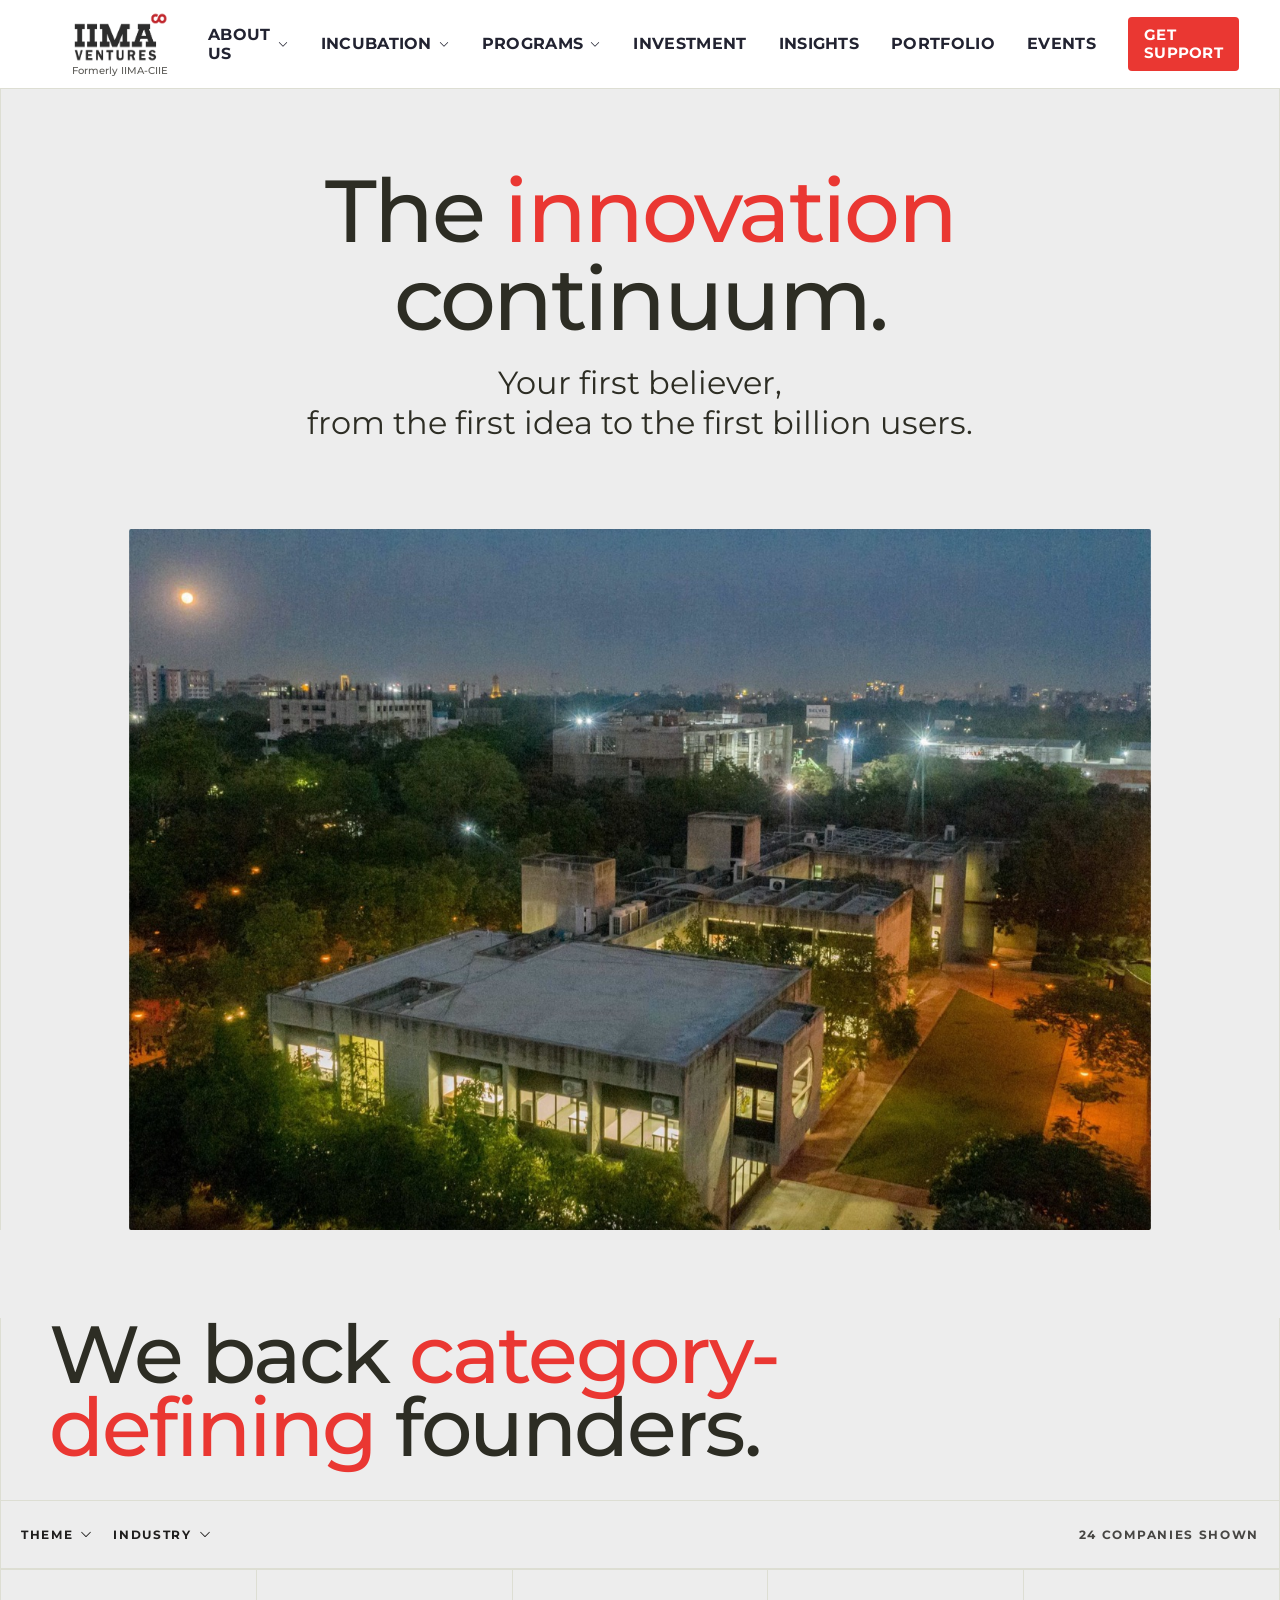
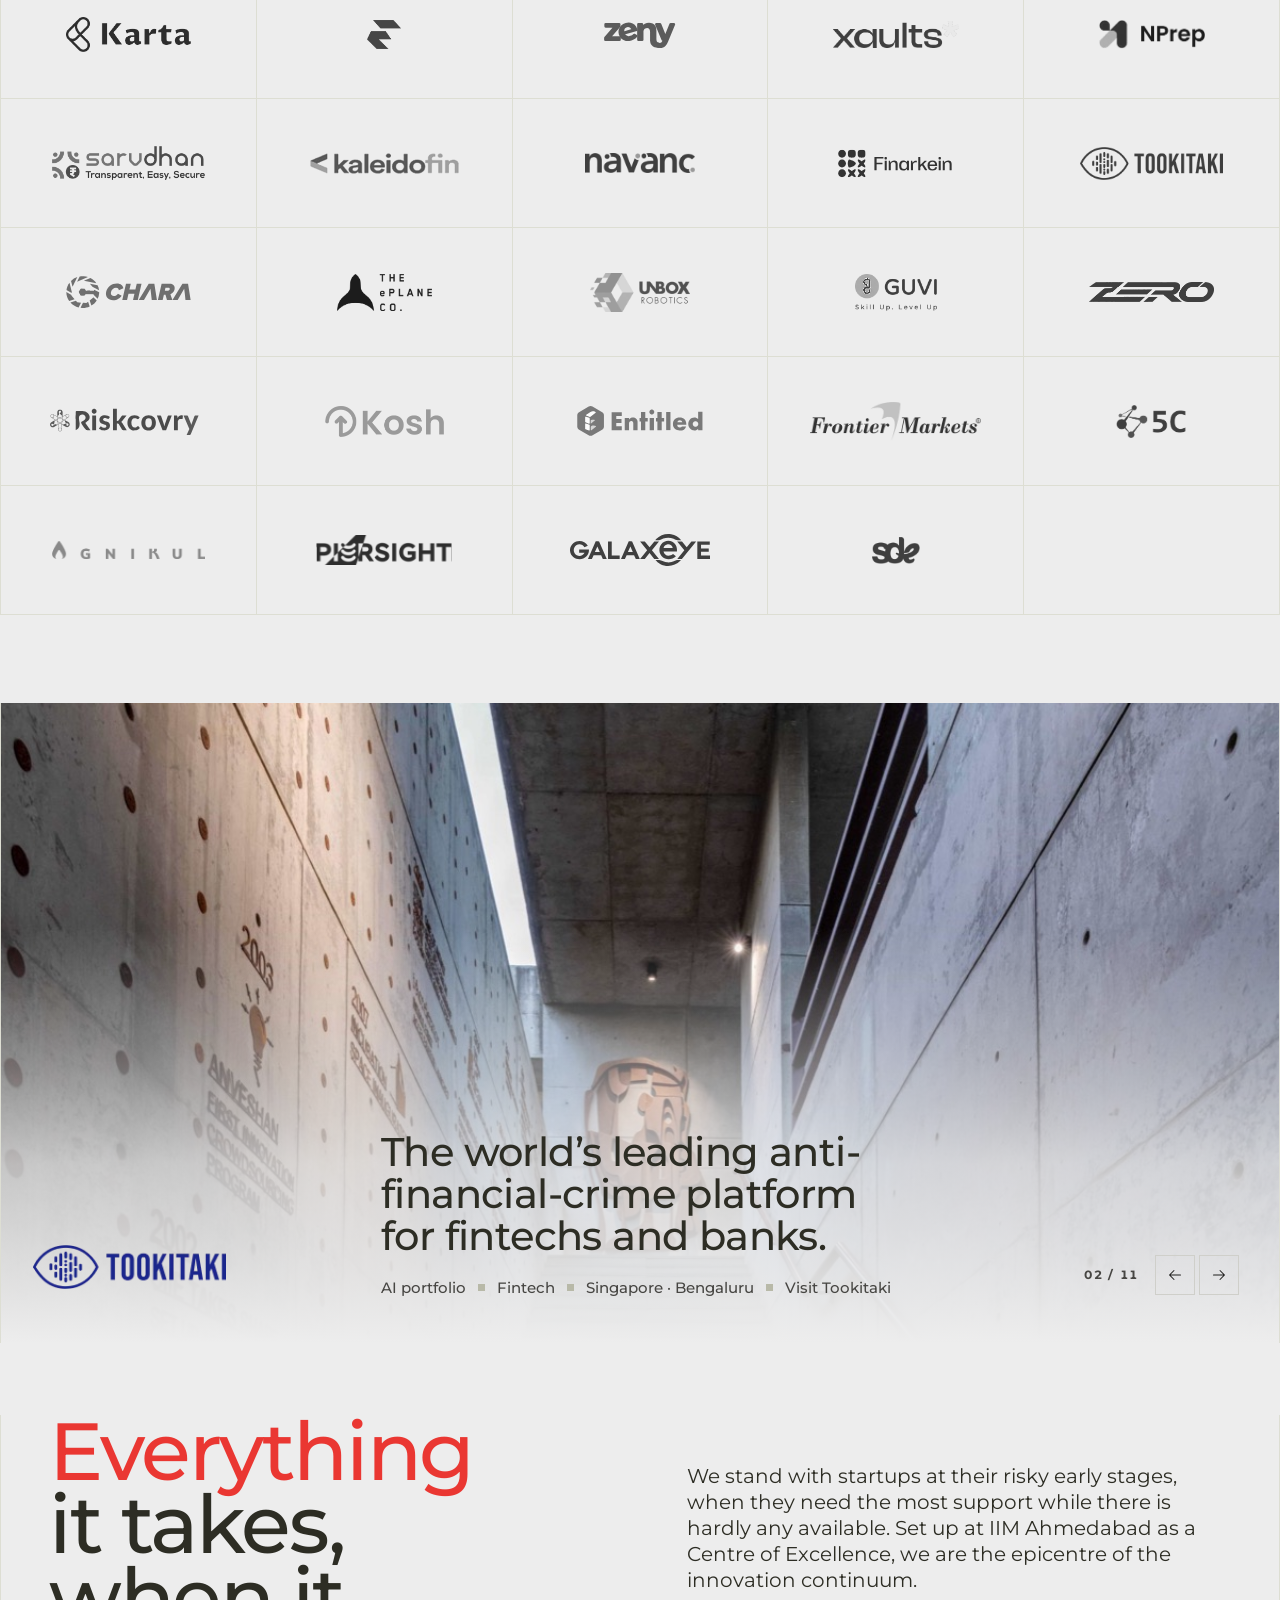
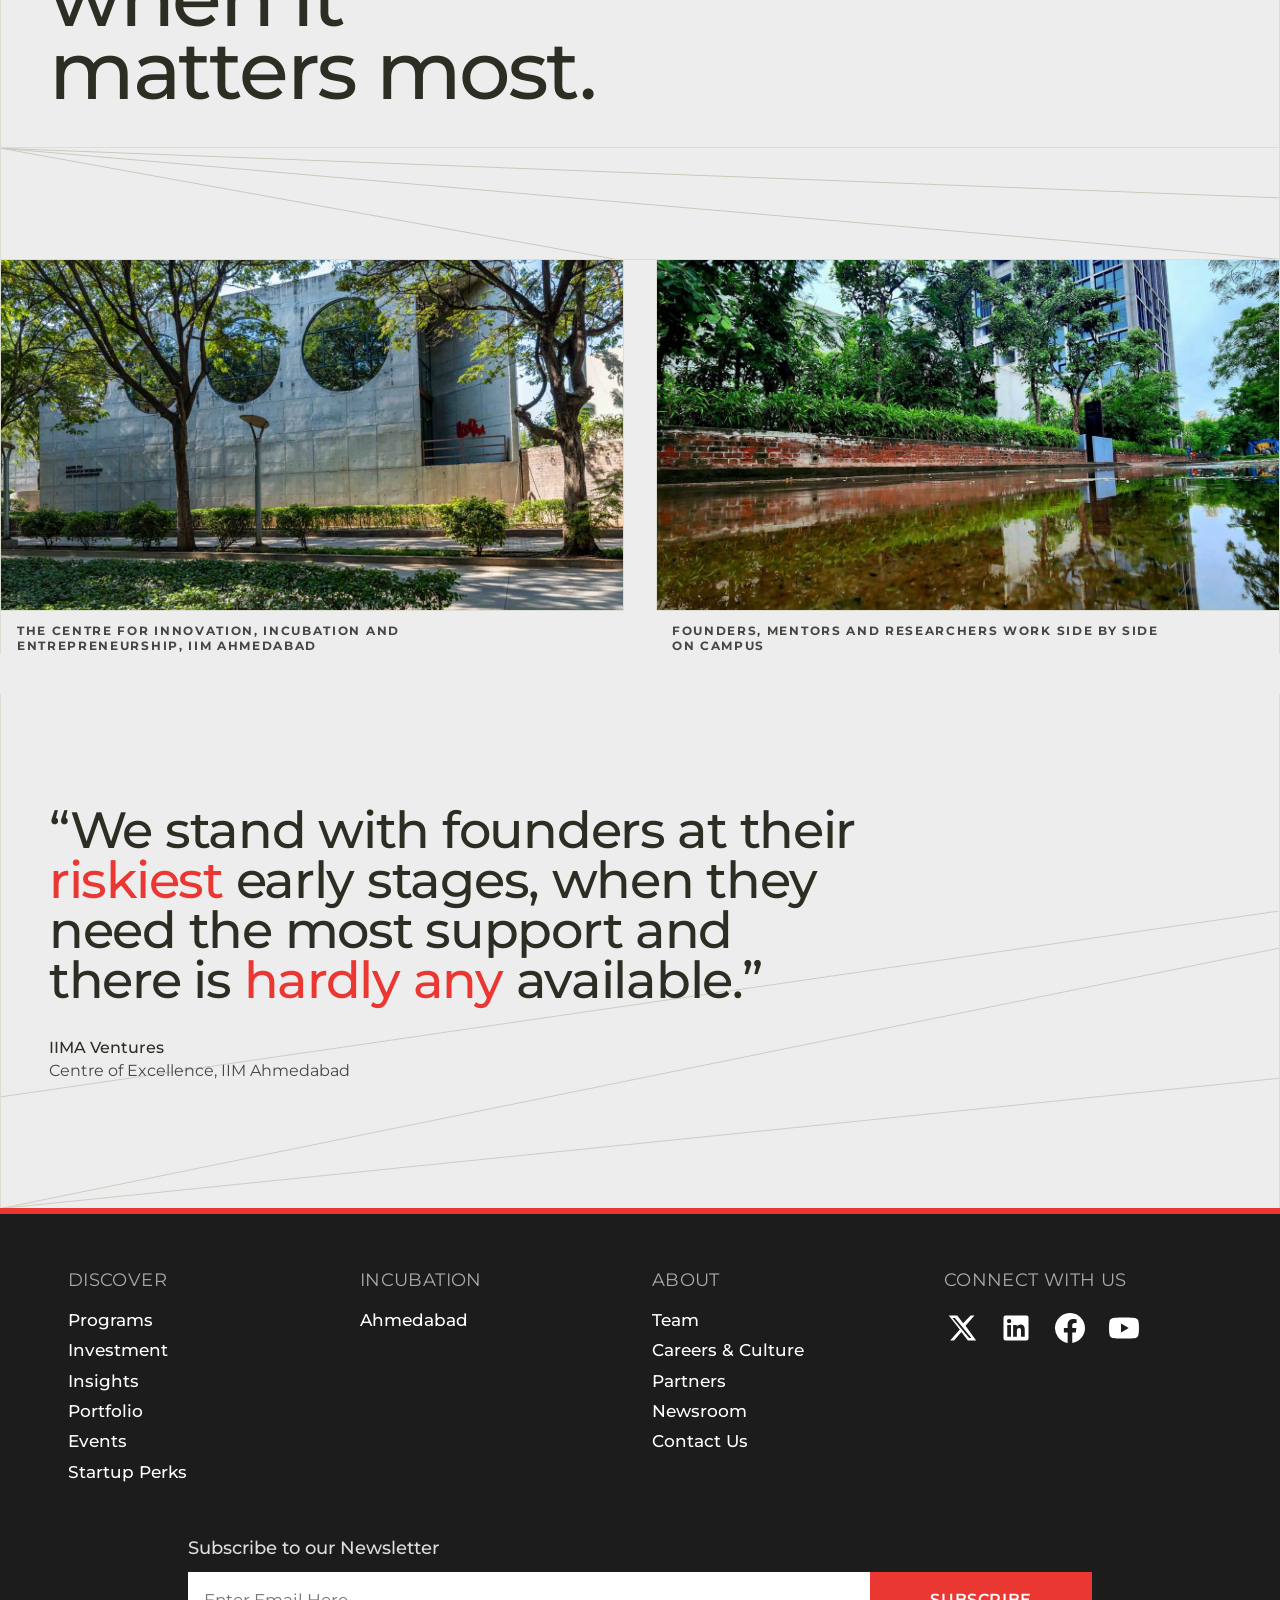
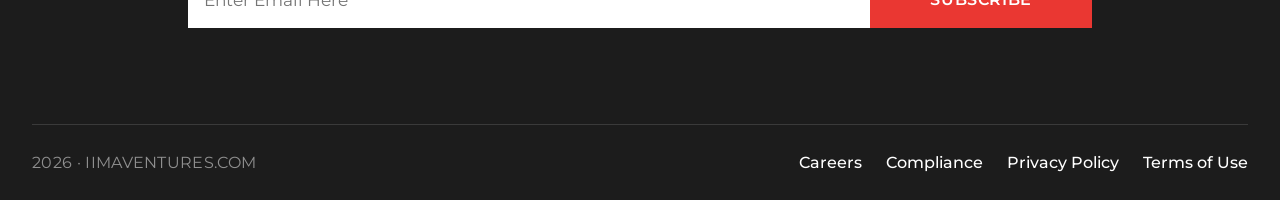
<file: index.html>
<!DOCTYPE html>
<html lang="en">
<head>
  <meta charset="utf-8">
  <meta name="viewport" content="width=device-width, initial-scale=1">
  <title>IIMA Ventures</title>
  <meta name="description" content="IIMA Ventures, formerly IIMA-CIIE, backs fearless entrepreneurs at their earliest stages with incubation, acceleration, insights and fund incubation.">
  <link rel="preconnect" href="https://fonts.googleapis.com">
  <link rel="preconnect" href="https://fonts.gstatic.com" crossorigin>
  <link href="https://fonts.googleapis.com/css2?family=Montserrat:ital,wght@0,400;0,500;0,600;0,700;1,400&display=swap" rel="stylesheet">
  <link rel="stylesheet" href="styles.css?v=20260929d">
  <link rel="stylesheet" href="home.css?v=20260923f">
</head>
<body class="home">
  <a class="skip-link" href="#main">Skip to main content</a>

  <header class="site-header" id="site-header">
    <div class="container header-inner">
      <a class="brand" href="index.html" aria-label="IIMA Ventures home">
        <img src="assets/iima-ventures-logo.png" alt="IIMA Ventures" width="126" height="60">
        <span class="brand-sub">Formerly IIMA-CIIE</span>
      </a>
      <nav class="site-nav" id="site-nav" aria-label="Primary">
        <ul>
          <li class="nav-item has-dropdown">
            <a class="nav-link" href="https://iimaventures.com/">About Us<svg class="caret" width="12" height="12" viewBox="0 0 256 256" fill="currentColor" aria-hidden="true"><path d="M213.66,101.66l-80,80a8,8,0,0,1-11.32,0l-80-80A8,8,0,0,1,53.66,90.34L128,164.69l74.34-74.35a8,8,0,0,1,11.32,11.32Z"/></svg></a>
            <button type="button" class="dropdown-toggle" aria-expanded="false" aria-label="Open About Us menu"></button>
            <ul class="dropdown-menu"><li><a href="https://iimaventures.com/team" target=_blank rel=noopener>Team</a></li><li><a href="https://iimaventures.com/careers-culture" target=_blank rel=noopener>Careers &amp; Culture</a></li><li><a href="https://iimaventures.com/partners" target=_blank rel=noopener>Partners</a></li><li><a href="https://iimaventures.com/newsroom" target=_blank rel=noopener>Newsroom</a></li><li><a href="https://iimaventures.com/contact" target=_blank rel=noopener>Contact Us</a></li></ul>
          </li>
          <li class="nav-item has-dropdown">
            <a class="nav-link" href="https://iimaventures.com/incubation">Incubation<svg class="caret" width="12" height="12" viewBox="0 0 256 256" fill="currentColor" aria-hidden="true"><path d="M213.66,101.66l-80,80a8,8,0,0,1-11.32,0l-80-80A8,8,0,0,1,53.66,90.34L128,164.69l74.34-74.35a8,8,0,0,1,11.32,11.32Z"/></svg></a>
            <button type="button" class="dropdown-toggle" aria-expanded="false" aria-label="Open Incubation menu"></button>
            <ul class="dropdown-menu"><li><a href="https://www.ahmedabad.iimaventures.com/" target=_blank rel=noopener>Ahmedabad</a></li></ul>
          </li>
          <li class="nav-item has-dropdown">
            <a class="nav-link" href="https://iimaventures.com/current-programs">Programs<svg class="caret" width="12" height="12" viewBox="0 0 256 256" fill="currentColor" aria-hidden="true"><path d="M213.66,101.66l-80,80a8,8,0,0,1-11.32,0l-80-80A8,8,0,0,1,53.66,90.34L128,164.69l74.34-74.35a8,8,0,0,1,11.32,11.32Z"/></svg></a>
            <button type="button" class="dropdown-toggle" aria-expanded="false" aria-label="Open Programs menu"></button>
            <ul class="dropdown-menu"><li><a href="https://iimaventures.com/current-programs" target=_blank rel=noopener>Current Programs</a></li><li><a href="https://iimaventures.com/past-programs" target=_blank rel=noopener>Past Programs</a></li></ul>
          </li>
          <li class="nav-item"><a class="nav-link" href="https://iimaventures.com/investment">Investment</a></li>
          <li class="nav-item"><a class="nav-link" href="https://insights.iimaventures.com/" target="_blank" rel="noopener">Insights</a></li>
          <li class="nav-item"><a class="nav-link" href="portfolio.html">Portfolio</a></li>
          <li class="nav-item"><a class="nav-link" href="https://iimaventures.com/events">Events</a></li>
          <li class="nav-item nav-cta"><a class="btn-support" href="https://go.iimaventures.com/WebsiteForm" target="_blank" rel="noopener">Get Support</a></li>
        </ul>
      </nav>
      <button class="nav-toggle" id="nav-toggle" aria-expanded="false" aria-controls="site-nav" aria-label="Open menu">
        <span></span><span></span><span></span>
      </button>
    </div>
  </header>

  <main id="main">

    <!-- ============ HERO ============ -->
    <section class="home-hero" aria-label="Hero">
      <div class="container hero-frame">
        <div class="home-hero-top">
          <h1 class="home-hero-title reveal">
            <span class="block">The <span class="accent">innovation</span></span>
            <span class="block">continuum.</span>
          </h1>
          <p class="home-hero-desc reveal">Your first believer,<br>from the first idea to the first billion users.</p>
        </div>
        <div class="home-hero-media" id="hero-media">
          <img src="assets/img/home-3.jpg" alt="The IIMA Ventures building at IIM Ahmedabad at dusk" loading="eager" decoding="async">
        </div>
      </div>
    </section>

    <!-- ============ PORTFOLIO GRID ============ -->
    <section class="home-portfolio" aria-label="Portfolio companies">
      <div class="container hero-frame">
        <div class="home-section-head">
          <h2 class="display reveal-on-scroll">We back <span class="accent">category-defining</span> founders.</h2>
        </div>
        <div class="filters" id="filters">
          <div class="filters-left">
            <div class="filter" data-filter="theme">
              <button type="button" class="filter-trigger" aria-haspopup="true" aria-expanded="false">
                <span class="captions">Theme</span>
                <svg width="14" height="14" viewBox="0 0 256 256" fill="currentColor" aria-hidden="true"><path d="M213.66,101.66l-80,80a8,8,0,0,1-11.32,0l-80-80A8,8,0,0,1,53.66,90.34L128,164.69l74.34-74.35a8,8,0,0,1,11.32,11.32Z"/></svg>
              </button>
              <div class="filter-menu" role="group" aria-label="Filter by theme"></div>
            </div>
            <div class="filter" data-filter="industry">
              <button type="button" class="filter-trigger" aria-haspopup="true" aria-expanded="false">
                <span class="captions">Industry</span>
                <svg width="14" height="14" viewBox="0 0 256 256" fill="currentColor" aria-hidden="true"><path d="M213.66,101.66l-80,80a8,8,0,0,1-11.32,0l-80-80A8,8,0,0,1,53.66,90.34L128,164.69l74.34-74.35a8,8,0,0,1,11.32,11.32Z"/></svg>
              </button>
              <div class="filter-menu" role="group" aria-label="Filter by industry"></div>
            </div>
          </div>
          <div class="filters-right">
            <button type="button" class="filter-clear captions" id="filter-clear" hidden>Clear</button>
            <p class="captions filter-count" id="filter-count" aria-live="polite"></p>
          </div>
        </div>
        <div class="active-chips" id="active-chips"></div>

        <div class="logo-grid" id="logo-grid"></div>
        <p class="empty-state body" id="empty-state" hidden>No companies match those filters yet.</p>
      </div>
    </section>

    <!-- ============ STORIES ============ -->
    <section class="home-stories" aria-label="Founder stories">
      <div class="container hero-frame">
        <div class="stories-frame">
          <div class="stories-viewport" id="stories-viewport">
            <div class="stories-track" id="stories-track"></div>
          </div>
          <div class="stories-controls">
            <p class="stories-count captions" id="stories-count" aria-hidden="true"></p>
            <div class="stories-arrows">
              <button type="button" class="stories-arrow" id="stories-prev" aria-label="Previous story">
                <svg width="16" height="16" viewBox="0 0 256 256" fill="currentColor" aria-hidden="true"><path d="M224,128a8,8,0,0,1-8,8H59.31l58.35,58.34a8,8,0,0,1-11.32,11.32l-72-72a8,8,0,0,1,0-11.32l72-72a8,8,0,0,1,11.32,11.32L59.31,120H216A8,8,0,0,1,224,128Z"/></svg>
              </button>
              <button type="button" class="stories-arrow" id="stories-next" aria-label="Next story">
                <svg width="16" height="16" viewBox="0 0 256 256" fill="currentColor" aria-hidden="true"><path d="M221.66,133.66l-72,72a8,8,0,0,1-11.32-11.32L196.69,136H40a8,8,0,0,1,0-16H196.69L138.34,61.66a8,8,0,0,1,11.32-11.32l72,72A8,8,0,0,1,221.66,133.66Z"/></svg>
              </button>
            </div>
          </div>
        </div>
      </div>
    </section>

    <!-- ============ BUILDERS ============ -->
    <section class="home-builders" aria-label="How we work">
      <div class="container hero-frame">
        <div class="builders-head">
          <h2 class="display reveal-on-scroll"><span class="block"><span class="accent">Everything</span> it takes,</span><span class="block">when it matters most.</span></h2>
          <div class="builders-copy">
            <p class="body-m reveal-on-scroll">We stand with startups at their risky early stages, when they need the most support while there is hardly any available. Set up at IIM Ahmedabad as a Centre of Excellence, we are the epicentre of the innovation continuum.</p>
          </div>
        </div>

        <div class="builders-lines" aria-hidden="true">
          <svg viewBox="0 0 1375 213" fill="none" preserveAspectRatio="none"><path class="draw" d="M661.172 212.5L0 0.5L1375 95.2232M0 0.5L1375 212.5"/></svg>
        </div>

        <div class="builders-photos">
          <figure class="builders-photo reveal-on-scroll">
            <div class="photo-frame"><img src="assets/img/home-1.jpg" alt="The Centre for Innovation, Incubation and Entrepreneurship building at IIM Ahmedabad" loading="lazy" decoding="async"></div>
            <figcaption class="captions">The Centre for Innovation, Incubation and Entrepreneurship, IIM Ahmedabad</figcaption>
          </figure>
          <figure class="builders-photo reveal-on-scroll">
            <div class="photo-frame"><img src="assets/img/home-4.jpg" alt="The IIMA Ventures tower reflected after monsoon rain" loading="lazy" decoding="async"></div>
            <figcaption class="captions">Founders, mentors and researchers work side by side on campus</figcaption>
          </figure>
        </div>
      </div>
    </section>

    <!-- ============ QUOTE ============ -->
    <section class="home-quote" aria-label="Our belief">
      <div class="container hero-frame">
        <div class="quote-lines" aria-hidden="true">
          <svg viewBox="0 0 1375 320" fill="none" preserveAspectRatio="none"><path class="draw" d="M0 320L1375 40M0 200L1375 0M0 320L1375 180"/></svg>
        </div>
        <blockquote class="quote reveal-on-scroll">
          <p>“We stand with founders at their <span class="accent">riskiest</span> early stages, when they need the most support and there is <span class="accent">hardly any</span> available.”</p>
        </blockquote>
        <p class="quote-attr reveal-on-scroll"><strong>IIMA Ventures</strong><span>Centre of Excellence, IIM Ahmedabad</span></p>
      </div>
    </section>
  </main>

  <footer class="site-footer">
    <div class="footer-topline" aria-hidden="true"></div>
    <div class="container footer-inner">
      <div class="footer-cols">
        <div class="footer-col">
          <p class="footer-label">Discover</p>
          <a href="https://iimaventures.com/programs/">Programs</a>
          <a href="https://iimaventures.com/investment">Investment</a>
          <a href="https://www.insights.iimaventures.com/" target="_blank" rel="noopener">Insights</a>
          <a href="portfolio.html">Portfolio</a>
          <a href="https://iimaventures.com/events">Events</a>
          <a href="https://iimaventures.com/startup-perks">Startup Perks</a>
        </div>
        <div class="footer-col">
          <p class="footer-label">Incubation</p>
          <a href="https://www.ahmedabad.iimaventures.com/" target="_blank" rel="noopener">Ahmedabad</a>
        </div>
        <div class="footer-col">
          <p class="footer-label">About</p>
          <a href="https://iimaventures.com/team">Team</a>
          <a href="https://iimaventures.com/careers-culture">Careers &amp; Culture</a>
          <a href="https://iimaventures.com/partners">Partners</a>
          <a href="https://iimaventures.com/newsroom">Newsroom</a>
          <a href="https://iimaventures.com/contact">Contact Us</a>
        </div>
        <div class="footer-col">
          <p class="footer-label">Connect with us</p>
          <div class="footer-social">
            <a href="https://x.com/IIMAVentures" target="_blank" rel="noopener" aria-label="X"><svg viewBox="0 0 24 24" fill="currentColor" aria-hidden="true"><path d="M18.9 2H22l-7.2 8.2L23.3 22h-6.6l-5.2-6.8L5.6 22H2.5l7.7-8.8L1.4 2h6.8l4.7 6.2L18.9 2zm-1.2 18h1.8L6.3 3.9H4.4L17.7 20z"/></svg></a>
            <a href="https://in.linkedin.com/company/iimaventures" target="_blank" rel="noopener" aria-label="LinkedIn"><svg viewBox="0 0 24 24" fill="currentColor" aria-hidden="true"><path d="M20.4 2H3.6A1.6 1.6 0 0 0 2 3.6v16.8A1.6 1.6 0 0 0 3.6 22h16.8a1.6 1.6 0 0 0 1.6-1.6V3.6A1.6 1.6 0 0 0 20.4 2zM8 19H5V9.5h3V19zM6.5 8.2a1.7 1.7 0 1 1 0-3.5 1.7 1.7 0 0 1 0 3.5zM19 19h-3v-4.6c0-1.1 0-2.5-1.5-2.5s-1.8 1.2-1.8 2.4V19h-3V9.5h2.9v1.3h.1c.4-.8 1.4-1.6 2.8-1.6 3 0 3.5 2 3.5 4.5V19z"/></svg></a>
            <a href="https://www.facebook.com/people/IIMA-Ventures/61570268821675/" target="_blank" rel="noopener" aria-label="Facebook"><svg viewBox="0 0 24 24" fill="currentColor" aria-hidden="true"><path d="M24 12a12 12 0 1 0-13.9 11.9v-8.4H7.1V12h3V9.4c0-3 1.8-4.7 4.5-4.7 1.3 0 2.7.2 2.7.2v3h-1.5c-1.5 0-2 .9-2 1.9V12h3.3l-.5 3.5h-2.8v8.4A12 12 0 0 0 24 12z"/></svg></a>
            <a href="https://www.youtube.com/@IIMAVentures" target="_blank" rel="noopener" aria-label="YouTube"><svg viewBox="0 0 24 24" fill="currentColor" aria-hidden="true"><path d="M23.5 6.2a3 3 0 0 0-2.1-2.1C19.5 3.6 12 3.6 12 3.6s-7.5 0-9.4.5A3 3 0 0 0 .5 6.2 31.6 31.6 0 0 0 0 12a31.6 31.6 0 0 0 .5 5.8 3 3 0 0 0 2.1 2.1c1.9.5 9.4.5 9.4.5s7.5 0 9.4-.5a3 3 0 0 0 2.1-2.1A31.6 31.6 0 0 0 24 12a31.6 31.6 0 0 0-.5-5.8zM9.6 15.6V8.4l6.2 3.6-6.2 3.6z"/></svg></a>
          </div>
        </div>
      </div>

      <form class="footer-newsletter" action="https://iimaventures.com/" method="get" onsubmit="return false;">
        <label class="footer-newsletter-label" for="newsletter-email">Subscribe to our Newsletter</label>
        <div class="footer-newsletter-row">
          <input id="newsletter-email" type="email" name="email" placeholder="Enter Email Here" autocomplete="email" required>
          <button type="submit">Subscribe</button>
        </div>
      </form>

      <div class="footer-bottom">
        <p><span id="year"></span> · IIMAVENTURES.COM</p>
        <nav class="footer-legal" aria-label="Legal">
          <a href="https://iimaventures.com/careers-culture">Careers</a>
          <a href="https://iimaventures.com/compliance">Compliance</a>
          <a href="https://iimaventures.com/privacy-policy">Privacy Policy</a>
          <a href="https://iimaventures.com/terms">Terms of Use</a>
        </nav>
      </div>
    </div>
  </footer>

  <script src="nav.js?v=20260923f"></script>
  <script src="script.js?v=20260923f"></script>
  <script src="home.js?v=20260923g"></script>
</body>
</html>
</file>
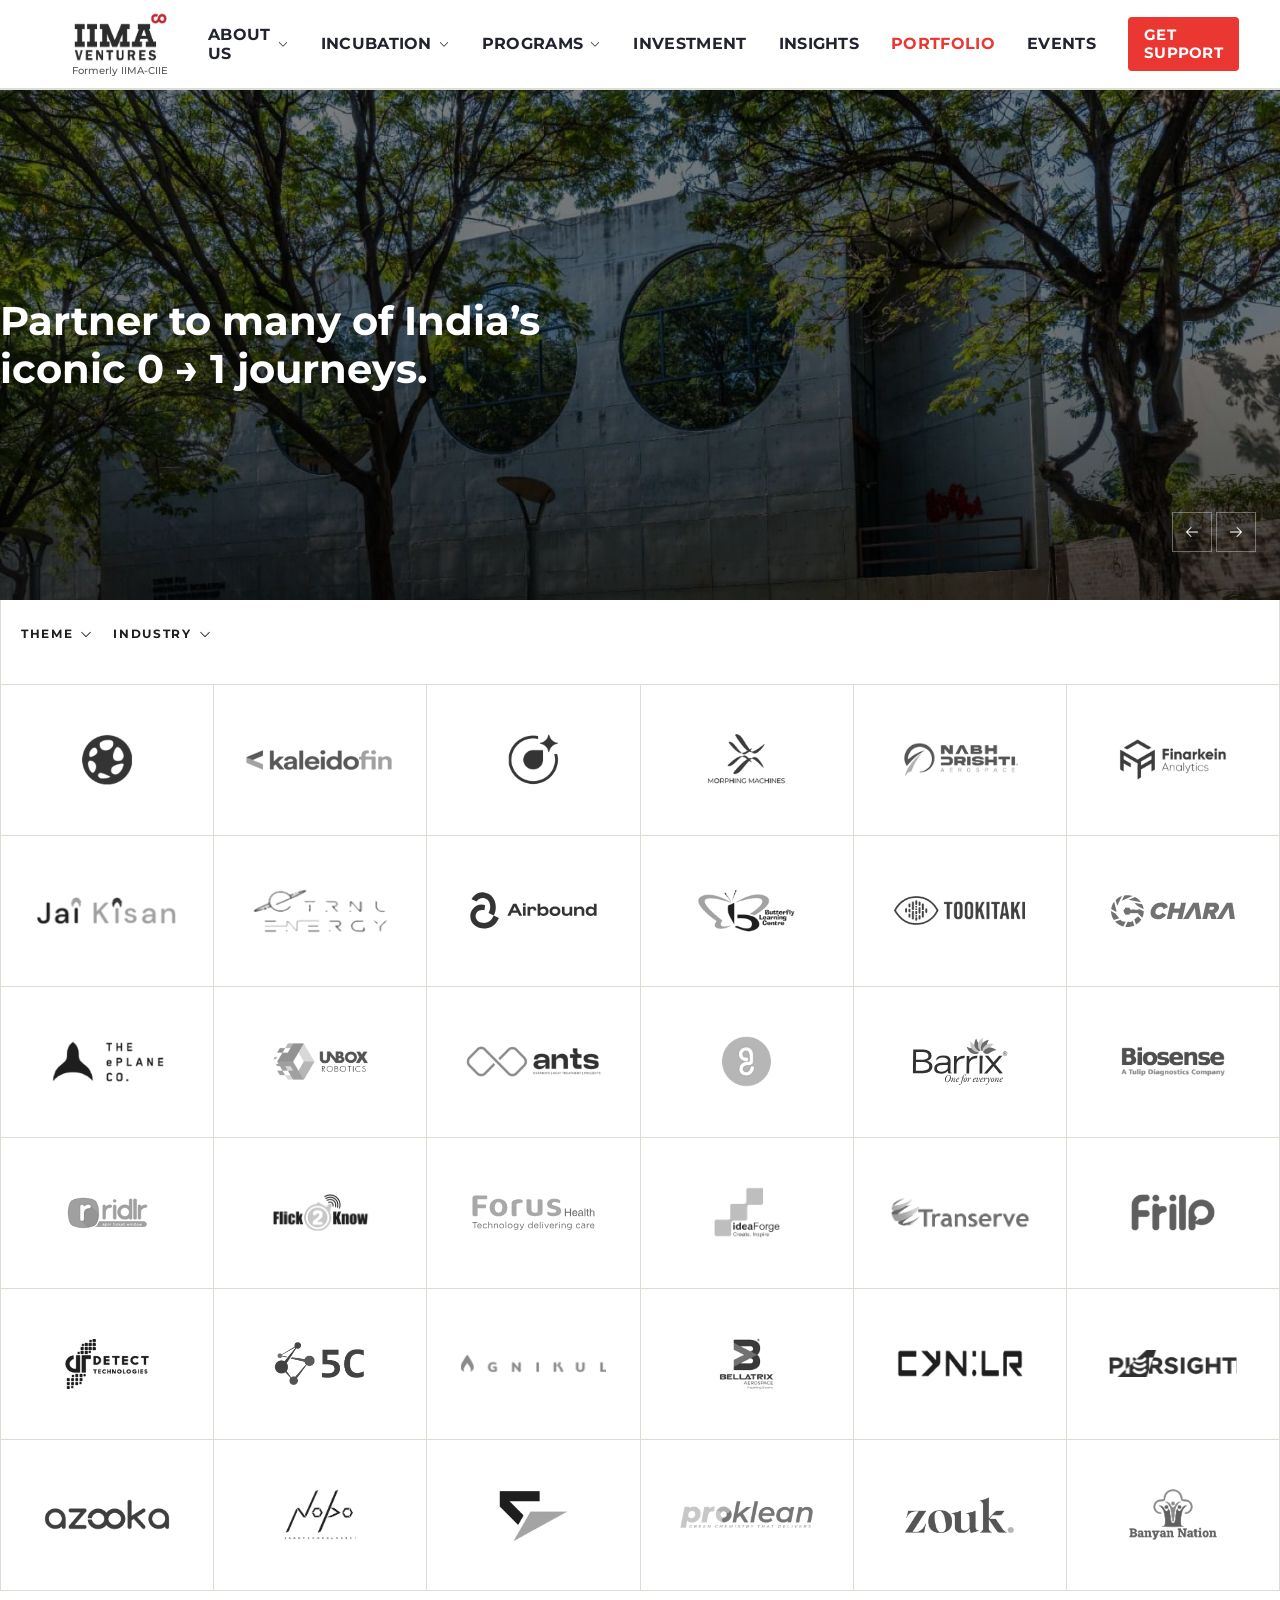
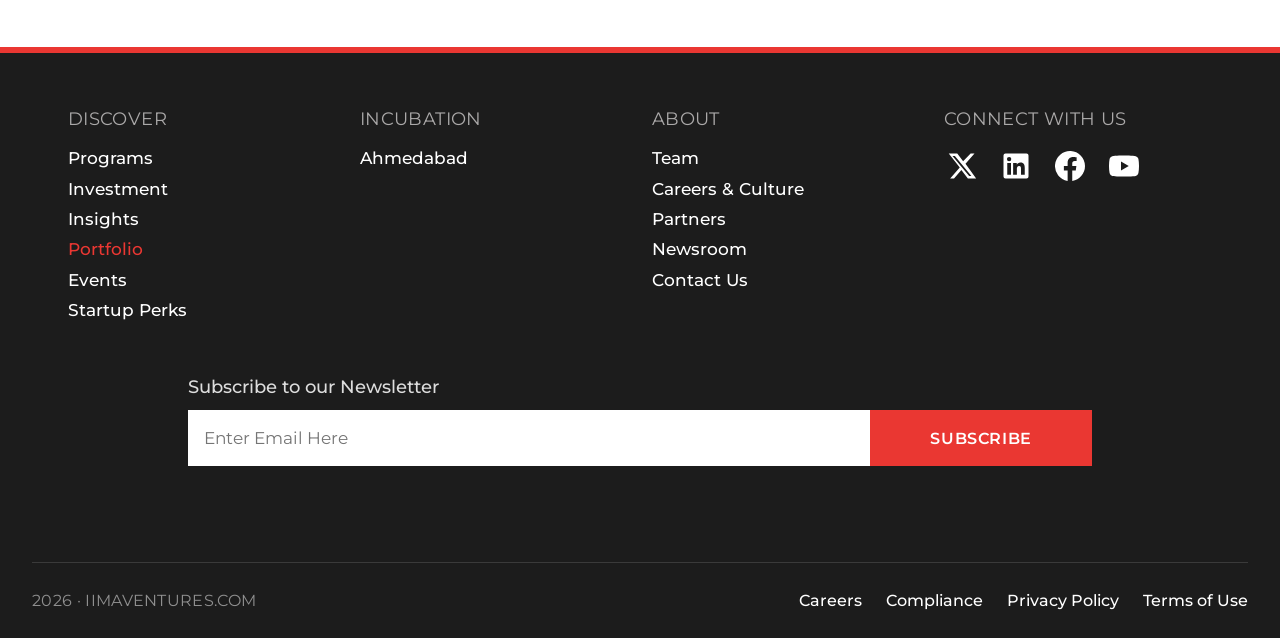
<file: portfolio.html>
<!DOCTYPE html>
<html lang="en">
<head>
  <meta charset="utf-8">
  <meta name="viewport" content="width=device-width, initial-scale=1">
  <title>Portfolio | IIMA Ventures</title>
  <meta name="description" content="IIMA Ventures' entrepreneurs are solving big problems across Deep Tech, Digitalization, Climate Tech and more, backed with capital and a stake.">
  <link rel="preconnect" href="https://fonts.googleapis.com">
  <link rel="preconnect" href="https://fonts.gstatic.com" crossorigin>
  <link href="https://fonts.googleapis.com/css2?family=Montserrat:ital,wght@0,400;0,500;0,600;0,700;1,400&display=swap" rel="stylesheet">
  <link rel="stylesheet" href="styles.css?v=20260929d">
  <link rel="stylesheet" href="portfolio.css?v=37">
</head>
<body>
  <a class="skip-link" href="#portfolio">Skip to main content</a>

  <header class="site-header" id="site-header">
    <div class="container header-inner">
      <a class="brand" href="index.html" aria-label="IIMA Ventures home">
        <img src="assets/iima-ventures-logo.png" alt="IIMA Ventures" width="126" height="60">
        <span class="brand-sub">Formerly IIMA-CIIE</span>
      </a>
      <nav class="site-nav" id="site-nav" aria-label="Primary">
        <ul>
          <li class="nav-item has-dropdown">
            <a class="nav-link" aria-disabled="true">About Us<svg class="caret" width="12" height="12" viewBox="0 0 256 256" fill="currentColor" aria-hidden="true"><path d="M213.66,101.66l-80,80a8,8,0,0,1-11.32,0l-80-80A8,8,0,0,1,53.66,90.34L128,164.69l74.34-74.35a8,8,0,0,1,11.32,11.32Z"/></svg></a>
            <button type="button" class="dropdown-toggle" aria-expanded="false" aria-label="Open About Us menu"></button>
            <ul class="dropdown-menu"><li><a href="https://iimaventures.com/team" target=_blank rel=noopener>Team</a></li><li><a href="https://iimaventures.com/careers-culture" target=_blank rel=noopener>Careers &amp; Culture</a></li><li><a href="https://iimaventures.com/partners" target=_blank rel=noopener>Partners</a></li><li><a href="https://iimaventures.com/newsroom" target=_blank rel=noopener>Newsroom</a></li><li><a href="https://iimaventures.com/contact" target=_blank rel=noopener>Contact Us</a></li></ul>
          </li>
          <li class="nav-item has-dropdown">
            <a class="nav-link" aria-disabled="true">Incubation<svg class="caret" width="12" height="12" viewBox="0 0 256 256" fill="currentColor" aria-hidden="true"><path d="M213.66,101.66l-80,80a8,8,0,0,1-11.32,0l-80-80A8,8,0,0,1,53.66,90.34L128,164.69l74.34-74.35a8,8,0,0,1,11.32,11.32Z"/></svg></a>
            <button type="button" class="dropdown-toggle" aria-expanded="false" aria-label="Open Incubation menu"></button>
            <ul class="dropdown-menu"><li><a href="https://www.ahmedabad.iimaventures.com/" target=_blank rel=noopener>Ahmedabad</a></li></ul>
          </li>
          <li class="nav-item has-dropdown">
            <a class="nav-link" aria-disabled="true">Programs<svg class="caret" width="12" height="12" viewBox="0 0 256 256" fill="currentColor" aria-hidden="true"><path d="M213.66,101.66l-80,80a8,8,0,0,1-11.32,0l-80-80A8,8,0,0,1,53.66,90.34L128,164.69l74.34-74.35a8,8,0,0,1,11.32,11.32Z"/></svg></a>
            <button type="button" class="dropdown-toggle" aria-expanded="false" aria-label="Open Programs menu"></button>
            <ul class="dropdown-menu"><li><a href="https://iimaventures.com/current-programs" target=_blank rel=noopener>Current Programs</a></li><li><a href="https://iimaventures.com/past-programs" target=_blank rel=noopener>Past Programs</a></li></ul>
          </li>
          <li class="nav-item"><a class="nav-link" aria-disabled="true">Investment</a></li>
          <li class="nav-item"><a class="nav-link" aria-disabled="true">Insights</a></li>
          <li class="nav-item"><a class="nav-link" href="portfolio.html" aria-current="page">Portfolio</a></li>
          <li class="nav-item"><a class="nav-link" aria-disabled="true">Events</a></li>
          <li class="nav-item nav-cta"><a class="btn-support" aria-disabled="true">Get Support</a></li>
        </ul>
      </nav>
      <button class="nav-toggle" id="nav-toggle" aria-expanded="false" aria-controls="site-nav" aria-label="Open menu">
        <span></span><span></span><span></span>
      </button>
    </div>
  </header>

  <main id="portfolio">
    <section class="hero hero--stories" aria-label="Portfolio">
      <div class="container hero-frame">
        <div class="stories-frame">
          <div class="stories-viewport" id="stories-viewport">
            <div class="stories-track" id="stories-track"></div>
          </div>
          <div class="stories-controls">
            <div class="stories-arrows">
              <button type="button" class="stories-arrow" id="stories-prev" aria-label="Previous company">
                <svg width="16" height="16" viewBox="0 0 256 256" fill="currentColor" aria-hidden="true"><path d="M224,128a8,8,0,0,1-8,8H59.31l58.35,58.34a8,8,0,0,1-11.32,11.32l-72-72a8,8,0,0,1,0-11.32l72-72a8,8,0,0,1,11.32,11.32L59.31,120H216A8,8,0,0,1,224,128Z"/></svg>
              </button>
              <button type="button" class="stories-arrow" id="stories-next" aria-label="Next company">
                <svg width="16" height="16" viewBox="0 0 256 256" fill="currentColor" aria-hidden="true"><path d="M221.66,133.66l-72,72a8,8,0,0,1-11.32-11.32L196.69,136H40a8,8,0,0,1,0-16H196.69L138.34,61.66a8,8,0,0,1,11.32-11.32l72,72A8,8,0,0,1,221.66,133.66Z"/></svg>
              </button>
            </div>
          </div>
        </div>
      </div>
    </section>

    <section class="companies" aria-label="Portfolio companies">
      <div class="container companies-frame">
        <div class="filters" id="filters">
          <div class="filters-left">
            <div class="filter" data-filter="theme">
              <button type="button" class="filter-trigger" aria-haspopup="true" aria-expanded="false">
                <span class="captions">Theme</span>
                <svg width="14" height="14" viewBox="0 0 256 256" fill="currentColor" aria-hidden="true"><path d="M213.66,101.66l-80,80a8,8,0,0,1-11.32,0l-80-80A8,8,0,0,1,53.66,90.34L128,164.69l74.34-74.35a8,8,0,0,1,11.32,11.32Z"/></svg>
              </button>
              <div class="filter-menu" role="group" aria-label="Filter by theme"></div>
            </div>
            <div class="filter" data-filter="industry">
              <button type="button" class="filter-trigger" aria-haspopup="true" aria-expanded="false">
                <span class="captions">Industry</span>
                <svg width="14" height="14" viewBox="0 0 256 256" fill="currentColor" aria-hidden="true"><path d="M213.66,101.66l-80,80a8,8,0,0,1-11.32,0l-80-80A8,8,0,0,1,53.66,90.34L128,164.69l74.34-74.35a8,8,0,0,1,11.32,11.32Z"/></svg>
              </button>
              <div class="filter-menu" role="group" aria-label="Filter by industry"></div>
            </div>
          </div>
          <div class="filters-right">
            <button type="button" class="filter-clear captions" id="filter-clear" hidden>Clear</button>
          </div>
        </div>
        <div class="active-chips" id="active-chips"></div>

        <div class="logo-grid" id="logo-grid"></div>
        <p class="empty-state body" id="empty-state" hidden>No companies match those filters yet.</p>
      </div>
    </section>
  </main>

  <footer class="site-footer">
    <div class="footer-topline" aria-hidden="true"></div>
    <div class="container footer-inner">
      <div class="footer-cols">
        <div class="footer-col">
          <p class="footer-label">Discover</p>
          <a href="https://iimaventures.com/programs/">Programs</a>
          <a href="https://iimaventures.com/investment">Investment</a>
          <a href="https://www.insights.iimaventures.com/" target="_blank" rel="noopener">Insights</a>
          <a href="portfolio.html" class="is-active">Portfolio</a>
          <a href="https://iimaventures.com/events">Events</a>
          <a href="https://iimaventures.com/startup-perks">Startup Perks</a>
        </div>
        <div class="footer-col">
          <p class="footer-label">Incubation</p>
          <a href="https://www.ahmedabad.iimaventures.com/" target="_blank" rel="noopener">Ahmedabad</a>
        </div>
        <div class="footer-col">
          <p class="footer-label">About</p>
          <a href="https://iimaventures.com/team">Team</a>
          <a href="https://iimaventures.com/careers-culture">Careers &amp; Culture</a>
          <a href="https://iimaventures.com/partners">Partners</a>
          <a href="https://iimaventures.com/newsroom">Newsroom</a>
          <a href="https://iimaventures.com/contact">Contact Us</a>
        </div>
        <div class="footer-col">
          <p class="footer-label">Connect with us</p>
          <div class="footer-social">
            <a href="https://x.com/IIMAVentures" target="_blank" rel="noopener" aria-label="X"><svg viewBox="0 0 24 24" fill="currentColor" aria-hidden="true"><path d="M18.9 2H22l-7.2 8.2L23.3 22h-6.6l-5.2-6.8L5.6 22H2.5l7.7-8.8L1.4 2h6.8l4.7 6.2L18.9 2zm-1.2 18h1.8L6.3 3.9H4.4L17.7 20z"/></svg></a>
            <a href="https://in.linkedin.com/company/iimaventures" target="_blank" rel="noopener" aria-label="LinkedIn"><svg viewBox="0 0 24 24" fill="currentColor" aria-hidden="true"><path d="M20.4 2H3.6A1.6 1.6 0 0 0 2 3.6v16.8A1.6 1.6 0 0 0 3.6 22h16.8a1.6 1.6 0 0 0 1.6-1.6V3.6A1.6 1.6 0 0 0 20.4 2zM8 19H5V9.5h3V19zM6.5 8.2a1.7 1.7 0 1 1 0-3.5 1.7 1.7 0 0 1 0 3.5zM19 19h-3v-4.6c0-1.1 0-2.5-1.5-2.5s-1.8 1.2-1.8 2.4V19h-3V9.5h2.9v1.3h.1c.4-.8 1.4-1.6 2.8-1.6 3 0 3.5 2 3.5 4.5V19z"/></svg></a>
            <a href="https://www.facebook.com/people/IIMA-Ventures/61570268821675/" target="_blank" rel="noopener" aria-label="Facebook"><svg viewBox="0 0 24 24" fill="currentColor" aria-hidden="true"><path d="M24 12a12 12 0 1 0-13.9 11.9v-8.4H7.1V12h3V9.4c0-3 1.8-4.7 4.5-4.7 1.3 0 2.7.2 2.7.2v3h-1.5c-1.5 0-2 .9-2 1.9V12h3.3l-.5 3.5h-2.8v8.4A12 12 0 0 0 24 12z"/></svg></a>
            <a href="https://www.youtube.com/@IIMAVentures" target="_blank" rel="noopener" aria-label="YouTube"><svg viewBox="0 0 24 24" fill="currentColor" aria-hidden="true"><path d="M23.5 6.2a3 3 0 0 0-2.1-2.1C19.5 3.6 12 3.6 12 3.6s-7.5 0-9.4.5A3 3 0 0 0 .5 6.2 31.6 31.6 0 0 0 0 12a31.6 31.6 0 0 0 .5 5.8 3 3 0 0 0 2.1 2.1c1.9.5 9.4.5 9.4.5s7.5 0 9.4-.5a3 3 0 0 0 2.1-2.1A31.6 31.6 0 0 0 24 12a31.6 31.6 0 0 0-.5-5.8zM9.6 15.6V8.4l6.2 3.6-6.2 3.6z"/></svg></a>
          </div>
        </div>
      </div>

      <form class="footer-newsletter" action="https://iimaventures.com/" method="get" onsubmit="return false;">
        <label class="footer-newsletter-label" for="newsletter-email">Subscribe to our Newsletter</label>
        <div class="footer-newsletter-row">
          <input id="newsletter-email" type="email" name="email" placeholder="Enter Email Here" autocomplete="email" required>
          <button type="submit">Subscribe</button>
        </div>
      </form>

      <div class="footer-bottom">
        <p><span id="year"></span> · IIMAVENTURES.COM</p>
        <nav class="footer-legal" aria-label="Legal">
          <a href="https://iimaventures.com/careers-culture">Careers</a>
          <a href="https://iimaventures.com/compliance">Compliance</a>
          <a href="https://iimaventures.com/privacy-policy">Privacy Policy</a>
          <a href="https://iimaventures.com/terms">Terms of Use</a>
        </nav>
      </div>
    </div>
  </footer>

  <script src="nav.js?v=20260923d"></script>
  <script src="portfolio-data.js?v=20"></script>
  <script src="portfolio-hero-stories.js?v=35"></script>
  <script src="portfolio.js?v=16"></script>
</body>
</html>
</file>
<file: styles.css>
/* ------------------------------------------------------------------
   IIMA Ventures — Portfolio
   Visual system modelled on greylock.com: paper background, charcoal
   type, hairline grid, light serif display + grotesque body.
   Accent swapped to IIMA red.
------------------------------------------------------------------- */

:root {
  --paper: #ededed;
  --paper-100: #fafafa;
  --paper-200: #e0e0e0;
  --charcoal: #2d2d24;
  --charcoal-900: #1f1e1d;
  --charcoal-600: #474643;
  --charcoal-500: #5c5b57;
  --charcoal-300: #b0b0aa;
  --charcoal-200: #cfcfca;
  --charcoal-100: #e7e7e5;
  --sage-200: #ddded3;
  --sage-300: #c9cabd;
  --stone: #65543e;
  --red: #ea3732;
  --red-dark: #c92b27;

  --font-display: "Montserrat", "Helvetica Neue", Arial, sans-serif;
  --font-body: "Montserrat", "Helvetica Neue", Arial, sans-serif;

  --header-h: 88px;
  --layout-max: 1440px;
  --gutter: 32px;
  --ease: cubic-bezier(.22, .61, .36, 1);
}

*, *::before, *::after { box-sizing: border-box; }

html { scroll-behavior: smooth; -webkit-text-size-adjust: 100%; }

body {
  margin: 0;
  background: var(--paper);
  color: var(--charcoal);
  font-family: var(--font-body);
  font-size: 16px;
  line-height: 1.2;
  font-weight: 400;
  -webkit-font-smoothing: antialiased;
  -moz-osx-font-smoothing: grayscale;
}

img { max-width: 100%; display: block; }
a { color: inherit; text-decoration: none; }
button { font: inherit; color: inherit; background: none; border: 0; padding: 0; cursor: pointer; }
ul { list-style: none; margin: 0; padding: 0; }
[hidden] { display: none !important; }

.container {
  width: 100%;
  max-width: var(--layout-max);
  margin: 0 auto;
  padding: 0 16px;
}
@media (min-width: 1024px) { .container { padding: 0 var(--gutter); } }

/* Type scale (mirrors Greylock's .captions / .body / .h2) */
/* iimaventures.com labels: Montserrat Bold, 2px tracking, uppercase */
.captions {
  font-family: var(--font-body);
  font-size: 12px;
  line-height: 1.3;
  letter-spacing: 0.14em;
  text-transform: uppercase;
  font-weight: 700;
  margin: 0;
}
.body { font-size: 16px; line-height: 1.5; margin: 0; font-weight: 500; }

.skip-link {
  position: absolute; left: 8px; top: -60px; z-index: 100;
  background: var(--charcoal); color: var(--paper); padding: 10px 14px;
}
.skip-link:focus { top: 8px; }

/* ---------------- Header (mirrors iimaventures.com) ---------------- */
.site-header {
  position: sticky;
  top: 0;
  z-index: 50;
  background: #fff;
  border-bottom: 1px solid var(--sage-200);
  transition: box-shadow .3s var(--ease);
}
.site-header.is-scrolled { box-shadow: 0 6px 24px rgba(31, 30, 29, .06); }
.header-inner {
  display: flex;
  align-items: center;
  justify-content: space-between;
  gap: 24px;
  height: var(--header-h);
  /* The real site's header content isn't inset to its 1320px content
     column at all — measured directly on iimaventures.com, the logo
     sits ~50-70px from the viewport edge regardless of viewport width,
     while the main content container stays a fixed, centered 1320px box.
     The two aren't aligned there, so we don't force them to align here
     either — just match the header's own ~70px edge padding. */
  max-width: none;
  width: 100%;
  margin: 0;
}
@media (min-width: 1024px) { .header-inner { padding: 0 72px; } }
.brand { display: flex; flex-direction: column; align-items: center; gap: 2px; }
.brand img { height: 52px; width: auto; }
.brand-sub {
  font-size: 10px;
  font-weight: 500;
  color: var(--charcoal-500);
  white-space: nowrap;
}
@media (max-width: 767px) { .brand img { height: 42px; } .brand-sub { font-size: 9px; } :root { --header-h: 72px; } }

/* Desktop nav */
.site-nav > ul { display: flex; align-items: center; gap: 0; }
.nav-item { position: relative; }
.nav-link {
  display: inline-flex; align-items: center; gap: 6px;
  padding: 20px 14px;
  font-size: 15px;
  font-weight: 700;
  text-transform: uppercase;
  letter-spacing: 0.02em;
  color: #222331;
  transition: color .2s var(--ease);
}
@media (min-width: 1280px) { .nav-link { font-size: 16px; padding: 20px 16px; } }
.nav-link:hover, .nav-link[aria-current="page"] { color: var(--red); }
.nav-link .caret { flex: none; transition: transform .25s var(--ease); }
.has-dropdown:hover .nav-link .caret, .has-dropdown.is-open .nav-link .caret { transform: rotate(180deg); }
.dropdown-toggle { display: none; }

.dropdown-menu {
  position: absolute; top: 100%; left: 8px;
  min-width: 220px;
  padding: 8px 0;
  background: #fff;
  border: 1px solid var(--sage-200);
  box-shadow: 0 16px 40px rgba(31, 30, 29, .12);
  opacity: 0; visibility: hidden; transform: translateY(-6px);
  transition: opacity .2s var(--ease), transform .2s var(--ease), visibility 0s .2s;
}
.has-dropdown:hover .dropdown-menu, .has-dropdown.is-open .dropdown-menu, .has-dropdown:focus-within .dropdown-menu {
  opacity: 1; visibility: visible; transform: translateY(0); transition-delay: 0s;
}
.dropdown-menu a {
  display: block;
  padding: 10px 18px;
  font-size: 16px;
  font-weight: 400;
  color: #212529;
  white-space: nowrap;
  transition: background-color .15s, color .15s;
}
.dropdown-menu a:hover { background: var(--charcoal-100); color: var(--red); }

.nav-cta { margin-left: 16px; }
.btn-support {
  display: inline-flex; align-items: center;
  padding: 9px 16px;
  border-radius: 4px;
  background: var(--red);
  color: #fff;
  font-size: 15px;
  font-weight: 700;
  text-transform: uppercase;
  letter-spacing: 0.02em;
  transition: background-color .2s var(--ease), transform .2s var(--ease);
}
.btn-support:hover { background: var(--red-dark); transform: translateY(-1px); }

/* Hamburger */
.nav-toggle {
  display: none;
  width: 44px; height: 44px;
  flex-direction: column; justify-content: center; align-items: center; gap: 5px;
}
.nav-toggle span { display: block; width: 22px; height: 2px; background: #222331; transition: transform .3s var(--ease), opacity .2s; }
.nav-toggle[aria-expanded="true"] span:nth-child(1) { transform: translateY(7px) rotate(45deg); }
.nav-toggle[aria-expanded="true"] span:nth-child(2) { opacity: 0; }
.nav-toggle[aria-expanded="true"] span:nth-child(3) { transform: translateY(-7px) rotate(-45deg); }

/* Mobile / tablet: same links stacked, dropdowns expand in place */
@media (max-width: 1023px) {
  .nav-toggle { display: flex; }
  .site-nav {
    display: none;
    position: absolute; left: 0; right: 0; top: 100%;
    background: #fff;
    border-bottom: 1px solid var(--sage-200);
    max-height: calc(100vh - var(--header-h));
    overflow-y: auto;
  }
  .site-nav.is-open { display: block; }
  .site-nav > ul { flex-direction: column; align-items: stretch; }
  .nav-item { border-bottom: 1px solid var(--sage-200); display: flex; flex-wrap: wrap; align-items: center; }
  .nav-link { flex: 1; padding: 16px 20px; }
  .nav-link .caret { display: none; }
  .dropdown-toggle {
    display: block; width: 52px; height: 52px; flex: none;
    background: no-repeat center / 14px url("data:image/svg+xml,%3Csvg xmlns='http://www.w3.org/2000/svg' viewBox='0 0 256 256' fill='%23222331'%3E%3Cpath d='M213.66,101.66l-80,80a8,8,0,0,1-11.32,0l-80-80A8,8,0,0,1,53.66,90.34L128,164.69l74.34-74.35a8,8,0,0,1,11.32,11.32Z'/%3E%3C/svg%3E");
    transition: transform .25s var(--ease);
  }
  .has-dropdown.is-open .dropdown-toggle { transform: rotate(180deg); }
  .dropdown-menu {
    position: static; flex-basis: 100%;
    display: none;
    border: 0; box-shadow: none; padding: 0 0 8px;
    background: var(--paper-100);
    opacity: 1; visibility: visible; transform: none; transition: none;
  }
  .has-dropdown.is-open .dropdown-menu { display: block; }
  .has-dropdown:hover .dropdown-menu:not(.is-open) { display: none; }
  .has-dropdown.is-open:hover .dropdown-menu { display: block; }
  .dropdown-menu a { padding: 12px 32px; }
  .nav-cta { margin: 0; padding: 16px 20px; border-bottom: 0; }
  .btn-support { width: 100%; justify-content: center; }
}

/* ---------------- Hero ---------------- */
.hero { background: var(--paper); }
.hero-frame {
  border-left: 1px solid var(--sage-200);
  border-right: 1px solid var(--sage-200);
  padding: 0;
}
.hero-grid {
  padding: 56px 16px 40px;
}
@media (min-width: 1024px) { .hero-grid { padding: 88px 24px 48px; } }

.hero-eyebrow { color: var(--charcoal-500); margin-bottom: 20px; }

.hero-title {
  font-family: var(--font-display);
  font-weight: 500;
  font-size: 40px;
  line-height: 1;
  letter-spacing: -0.02em;
  margin: 0;
  max-width: 14ch;
  color: var(--charcoal);
  text-wrap: balance;
}
@media (min-width: 768px) { .hero-title { font-size: 56px; letter-spacing: -0.025em; } }
@media (min-width: 1024px) { .hero-title { font-size: 81px; line-height: .9; letter-spacing: -0.03em; } }

/* Entrance: blur-in reveal (Greylock hero effect) */
.reveal {
  opacity: 0;
  filter: blur(8px);
  transform: translateY(12px);
  animation: reveal-in 1.1s var(--ease) forwards;
}
.hero-eyebrow.reveal { animation-delay: .05s; }
.hero-title.reveal { animation-delay: .15s; }
@keyframes reveal-in {
  to { opacity: 1; filter: blur(0); transform: translateY(0); }
}

/* Logo marquee strip */
.marquee {
  position: relative;
  overflow: hidden;
  padding: 22px 0;
  border-top: 1px solid var(--sage-200);
  mask-image: linear-gradient(90deg, transparent, #000 8%, #000 92%, transparent);
  -webkit-mask-image: linear-gradient(90deg, transparent, #000 8%, #000 92%, transparent);
}
.marquee-track {
  display: flex;
  align-items: center;
  width: max-content;
  animation: marquee 70s linear infinite;
}
.marquee:hover .marquee-track { animation-play-state: paused; }
.marquee-track img {
  height: 28px;
  width: auto;
  max-width: 134px;
  margin: 0 28px;
  object-fit: contain;
  filter: grayscale(1) contrast(1.05);
  opacity: .8;
}
@keyframes marquee { from { transform: translateX(0); } to { transform: translateX(-50%); } }

/* ---------------- Filters ---------------- */
.companies-frame {
  border-left: 1px solid var(--sage-200);
  border-right: 1px solid var(--sage-200);
  border-bottom: 1px solid var(--sage-200);
  padding: 0;
}
.filters {
  display: flex;
  align-items: center;
  justify-content: space-between;
  gap: 16px;
  padding: 20px 8px 20px 12px;
  border-top: 1px solid var(--sage-200);
  border-bottom: 1px solid var(--sage-200);
  position: relative;
  z-index: 5;
}
.filters-left, .filters-right { display: flex; align-items: center; gap: 8px; }
.filters-right { gap: 20px; padding-right: 12px; }

.filter { position: relative; }
.filter-trigger {
  display: flex; align-items: center; gap: 6px;
  padding: 6px 4px 6px 8px;
  color: var(--charcoal-900);
  transition: color .2s var(--ease);
}
.filter-trigger svg { transition: transform .25s var(--ease); }
.filter-trigger:hover { color: var(--red); }
.filter.is-open .filter-trigger svg { transform: rotate(180deg); }
.filter.has-selection .filter-trigger .captions::after {
  content: "";
  display: inline-block;
  width: 6px; height: 6px; border-radius: 50%;
  background: var(--red);
  margin-left: 8px; vertical-align: middle; position: relative; top: -1px;
}

.filter-menu {
  position: absolute;
  top: calc(100% + 10px);
  left: 0;
  min-width: 260px;
  background: var(--paper-100);
  border: 1px solid var(--sage-200);
  box-shadow: 0 16px 40px rgba(31, 30, 29, .12);
  padding: 8px;
  opacity: 0;
  visibility: hidden;
  transform: translateY(-6px);
  transition: opacity .2s var(--ease), transform .2s var(--ease), visibility 0s .2s;
}
.filter.is-open .filter-menu { opacity: 1; visibility: visible; transform: translateY(0); transition-delay: 0s; }

.filter-option {
  display: flex; align-items: center; justify-content: space-between; gap: 12px;
  width: 100%;
  padding: 10px 10px;
  text-align: left;
  font-size: 15px;
  color: var(--charcoal-900);
  transition: background-color .15s var(--ease);
}
.filter-option:hover { background: var(--charcoal-100); }
.filter-option .box {
  width: 16px; height: 16px; flex: none;
  border: 1px solid var(--charcoal-300);
  display: grid; place-items: center;
  transition: border-color .15s, background-color .15s;
}
.filter-option .box svg { opacity: 0; transform: scale(.6); transition: opacity .15s, transform .15s var(--ease); }
.filter-option[aria-checked="true"] .box { background: var(--red); border-color: var(--red); }
.filter-option[aria-checked="true"] .box svg { opacity: 1; transform: scale(1); }
.filter-option .label { flex: 1; }
.filter-option .num { font-size: 12px; color: var(--charcoal-500); }

.filter-clear { color: var(--red); padding: 6px 0; }
.filter-clear:hover { text-decoration: underline; text-underline-offset: 3px; }
.filter-count { color: var(--charcoal-600); white-space: nowrap; }

.active-chips { display: flex; flex-wrap: wrap; gap: 8px; padding: 0 12px; }
.active-chips:not(:empty) { padding: 16px 12px 0; }
.chip {
  display: inline-flex; align-items: center; gap: 8px;
  padding: 6px 10px;
  border: 1px solid var(--charcoal-200);
  font-size: 13px;
  color: var(--charcoal-900);
  transition: border-color .15s, color .15s;
}
.chip:hover { border-color: var(--red); color: var(--red); }
.chip svg { width: 10px; height: 10px; }

/* ---------------- Logo grid ---------------- */
.logo-grid {
  display: grid;
  grid-template-columns: repeat(2, minmax(0, 1fr));
  gap: 1px;
  background: var(--sage-200);
  border-top: 1px solid var(--sage-200);
  margin-top: 16px;
}
@media (min-width: 640px)  { .logo-grid { grid-template-columns: repeat(3, minmax(0, 1fr)); } }
@media (min-width: 1024px) { .logo-grid { grid-template-columns: repeat(4, minmax(0, 1fr)); } }
@media (min-width: 1280px) { .logo-grid { grid-template-columns: repeat(5, minmax(0, 1fr)); } }

.logo-cell {
  position: relative;
  display: flex;
  align-items: center;
  justify-content: center;
  min-height: 96px;
  padding: 0 12px;
  background: var(--paper);
  transition: background-color .25s var(--ease);
  overflow: hidden;
}
@media (min-width: 1024px) { .logo-cell { min-height: 128px; } }
.logo-cell:hover, .logo-cell:focus-visible { background: var(--paper-200); outline: none; }

/* Every logo sits in the same 22px/32px-tall box for consistent sizing.
   Both dimensions are `max-*` (upper bounds only) so the browser shrinks
   each logo proportionally to fit inside the box from its own intrinsic
   size — this only works if every asset actually HAS a large-enough
   intrinsic size to shrink from (see assets/logos/*.svg: viewBox only,
   no tiny fixed width/height, so they fall back to a large default and
   scale down exactly like the PNGs do). */
.logo-cell img {
  max-height: calc(22px * var(--s, 1));
  width: auto;
  max-width: calc(72% * var(--s, 1));
  object-fit: contain;
  filter: grayscale(1) contrast(1.05);
  opacity: .88;
  transition: filter .35s var(--ease), opacity .35s var(--ease), transform .35s var(--ease);
}
@media (min-width: 1024px) { .logo-cell img { max-height: calc(32px * var(--s, 1)); max-width: calc(76% * var(--s, 1)); } }
.logo-cell:hover img, .logo-cell:focus-visible img { filter: none; opacity: 1; transform: translateY(-2px); }

/* red line on hover — same construction as greylock's cobalt bar */
.logo-cell .line {
  position: absolute;
  left: 0; right: 0; bottom: 0;
  height: 2px;
  background: var(--red);
  transform: scaleX(0);
  transform-origin: left;
  transition: transform .35s var(--ease);
}
.logo-cell:hover .line, .logo-cell:focus-visible .line { transform: scaleX(1); }

.logo-cell .name {
  position: absolute;
  left: 12px; bottom: 10px;
  font-size: 11px;
  letter-spacing: .04em;
  text-transform: uppercase;
  color: var(--charcoal-500);
  opacity: 0;
  transform: translateY(4px);
  transition: opacity .25s var(--ease), transform .25s var(--ease);
  pointer-events: none;
}
.logo-cell:hover .name, .logo-cell:focus-visible .name { opacity: 1; transform: translateY(0); }

/* rise-in on scroll (greylock's logo-rise keyframe) */
.logo-cell { opacity: 0; transform: translateY(10px); }
.logo-cell.is-visible { animation: logo-rise .6s var(--ease) forwards; animation-delay: var(--delay, 0s); }
@keyframes logo-rise {
  from { opacity: 0; transform: translateY(10px); }
  to   { opacity: 1; transform: translateY(0); }
}
.logo-cell.is-leaving { animation: logo-fall .2s var(--ease) forwards; }
@keyframes logo-fall { to { opacity: 0; transform: translateY(6px); } }

.logo-filler { background: var(--paper); min-height: 96px; }
@media (min-width: 1024px) { .logo-filler { min-height: 128px; } }

.empty-state { padding: 64px 16px; color: var(--charcoal-600); text-align: center; }

/* ---------------- Footer (mirrors iimaventures.com) ---------------- */
.site-footer {
  position: relative;
  margin-top: 56px;
  background: #1c1c1c;
  color: #fff;
  overflow: clip;
}
.home .site-footer { margin-top: 0; }
.footer-topline { height: 6px; background: var(--red); }
.footer-inner { padding-top: 56px; padding-bottom: 28px; }

.footer-cols {
  display: grid;
  grid-template-columns: repeat(4, minmax(0, 1fr));
  gap: 32px 24px;
  max-width: 1160px;
  margin: 0 auto;
  padding: 0 8px;
}
.footer-col { display: flex; flex-direction: column; gap: 10px; }
.footer-label {
  margin: 0 0 8px;
  font-size: 18px;
  font-weight: 400;
  letter-spacing: 0.02em;
  text-transform: uppercase;
  color: #aba9a9;
}
.footer-col a {
  display: inline-block;
  width: max-content;
  font-size: 17px;
  font-weight: 500;
  color: #fff;
  transition: color .2s var(--ease);
}
.footer-col a:hover, .footer-col a.is-active { color: var(--red); }
.footer-social { display: flex; gap: 18px; align-items: center; }
.footer-social a { width: 36px; height: 36px; display: grid; place-items: center; color: #fff; }
.footer-social svg { width: 30px; height: 30px; transition: transform .2s var(--ease), color .2s; }
.footer-social a:hover svg { color: var(--red); transform: translateY(-2px); }

.footer-newsletter {
  max-width: 920px;
  margin: 56px auto 0;
  padding: 0 8px;
}
.footer-newsletter-label { display: block; margin-bottom: 12px; font-size: 18px; font-weight: 500; color: #ddd; }
.footer-newsletter-row { display: flex; }
.footer-newsletter input {
  flex: 1 1 auto; min-width: 0;
  height: 56px;
  padding: 0 16px;
  border: 0; border-radius: 0;
  font: inherit; font-size: 17px;
  background: #fff; color: #222;
}
.footer-newsletter input:focus { outline: 2px solid var(--red); outline-offset: -2px; }
.footer-newsletter button {
  flex: 0 0 auto;
  height: 56px;
  padding: 0 60px;
  background: var(--red);
  color: #fff;
  font-size: 16px;
  font-weight: 600;
  text-transform: uppercase;
  letter-spacing: 0.04em;
  transition: background-color .2s var(--ease);
}
.footer-newsletter button:hover { background: var(--red-dark); }

.footer-bottom {
  display: flex; align-items: center; justify-content: space-between; gap: 12px 24px;
  flex-wrap: wrap;
  margin-top: 96px;
  padding-top: 28px;
  border-top: 1px solid #3a3a3a;
  color: #8f8f8f;
  font-size: 16px;
}
.footer-bottom p { margin: 0; text-transform: uppercase; letter-spacing: 0.02em; }
.footer-legal { display: flex; flex-wrap: wrap; gap: 8px 24px; }
.footer-legal a { color: #fff; font-weight: 500; transition: color .2s; }
.footer-legal a:hover { color: var(--red); }

@media (max-width: 1023px) {
  .footer-cols { grid-template-columns: repeat(2, minmax(0, 1fr)); gap: 36px 24px; }
  .footer-newsletter { margin-top: 40px; }
  .footer-newsletter button { padding: 0 32px; }
  .footer-bottom { margin-top: 56px; }
}
@media (max-width: 599px) {
  .footer-inner { padding-top: 40px; }
  .footer-cols { grid-template-columns: 1fr; gap: 28px; }
  .footer-label { font-size: 15px; }
  .footer-col a { font-size: 16px; }
  .footer-newsletter-row { flex-direction: column; }
  .footer-newsletter input, .footer-newsletter button { width: 100%; height: 52px; }
  .footer-bottom { flex-direction: column; align-items: flex-start; font-size: 14px; }
}

/* ---------------- Small-screen refinements ---------------- */
@media (max-width: 767px) {
  .filters { flex-wrap: wrap; padding: 14px 8px 14px 12px; gap: 8px 12px; }
  .filters-right { margin-left: auto; padding-right: 8px; }
  .filter-count { font-size: 11px; }
  .filter-menu { min-width: 220px; }
  .hero-title { font-size: 40px; }
  .marquee-track img { height: 22px; margin: 0 18px; }
  .logo-cell { min-height: 84px; }
}
@media (max-width: 420px) {
  .filters-right { flex-basis: 100%; justify-content: space-between; margin-left: 0; padding-left: 8px; }
  .filter-count { white-space: normal; }
}

@media (prefers-reduced-motion: reduce) {
  .reveal, .logo-cell { animation: none !important; opacity: 1 !important; filter: none !important; transform: none !important; }
  .marquee-track { animation: none; }
  * { transition-duration: .01ms !important; }
}
</file>
<file: home.css>
/* ------------------------------------------------------------------
   IIMA Ventures — Home page
   Extends styles.css (shared header, footer, logo grid, tokens).
------------------------------------------------------------------- */

.accent { color: var(--red); }

/* Greylock display type: h2 = 81px / 0.9, h1 = 88px */
.display {
  font-family: var(--font-display);
  font-weight: 500;
  font-size: 40px;
  line-height: 1;
  letter-spacing: -0.02em;
  margin: 0;
  text-wrap: balance;
}
.display-s {
  font-family: var(--font-display);
  font-weight: 500;
  font-size: 32px;
  line-height: 1.02;
  letter-spacing: -0.02em;
  margin: 0;
  text-wrap: balance;
}
.body-m { font-size: 18px; line-height: 1.3; margin: 0; text-wrap: pretty; }
@media (min-width: 768px) {
  .display { font-size: 56px; letter-spacing: -0.025em; }
  .display-s { font-size: 40px; }
  .body-m { font-size: 20px; }
}
@media (min-width: 1024px) {
  .display { font-size: 81px; line-height: .9; letter-spacing: -0.03em; }
  .display-s { font-size: 51px; line-height: .98; }
}

/* ---------------- Hero ---------------- */
.home-hero { background: var(--paper); }
.home-hero-top {
  min-height: min(calc(100svh - var(--header-h)), 440px);
  display: grid;
  align-content: center;
  justify-items: center;
  text-align: center;
  padding: 32px 16px 40px;
  gap: 20px;
}
.home-hero-eyebrow { color: var(--charcoal-500); }
.home-hero-title {
  font-family: var(--font-display);
  font-weight: 500;
  font-size: 51px;
  line-height: 1;
  letter-spacing: -0.025em;
  margin: 0;
  max-width: 12ch;
}
.home-hero-title .block { display: block; }
@media (min-width: 1024px) { .home-hero-title { font-size: 88px; letter-spacing: -0.03em; } }
.home-hero-desc {
  font-size: 20px;
  line-height: 1.25;
  max-width: 22ch;
  margin: 0;
  text-wrap: balance;
  color: var(--charcoal);
}
@media (min-width: 1024px) { .home-hero-desc { font-size: 32px; max-width: none; text-wrap: initial; white-space: nowrap; } }
.home-hero-desc.reveal { animation-delay: .35s; }

/* Big media block: starts inset, expands to full width as the user scrolls (Greylock hero) */
.home-hero-media {
  position: relative;
  margin: 0 16px;
  aspect-ratio: 16 / 9;
  overflow: hidden;
  background: var(--charcoal);
  clip-path: inset(0 9% round 2px); /* resting state; home.js animates this on scroll */
  opacity: 0;
  animation: media-in 1s var(--ease) .4s forwards;
  will-change: clip-path;
}
.home-hero-media img {
  width: 100%; height: 100%;
  object-fit: cover;
  transform: scale(1.1);
  will-change: transform;
}
.home-hero-media-caption {
  position: absolute; left: 20px; bottom: 16px;
  color: rgba(237, 237, 237, .85);
  mix-blend-mode: screen;
}
@keyframes media-in { to { opacity: 1; } }

/* ---------------- Portfolio grid ---------------- */
.home-portfolio { padding-top: 56px; }
@media (min-width: 1024px) { .home-portfolio { padding-top: 88px; } }
.home-section-head { padding: 0 24px 28px; }
@media (min-width: 1024px) { .home-section-head { padding: 0 48px 36px; } }
.home-section-head .display { max-width: 14ch; }

.home .logo-grid { margin-top: 0; border-bottom: 1px solid var(--sage-200); }
.home .filters { border-top: 1px solid var(--sage-200); }
.home .active-chips:not(:empty) { padding-bottom: 16px; }
.grid-more {
  display: flex; align-items: center; justify-content: space-between;
  padding: 22px 24px;
  border-top: 1px solid var(--sage-200);
  color: var(--charcoal-900);
  transition: background-color .25s var(--ease), color .25s var(--ease);
}
.grid-more svg { transition: transform .3s var(--ease); }
.grid-more:hover { background: var(--paper-200); color: var(--red); }
.grid-more:hover svg { transform: translateX(6px); }

/* ---------------- Stories carousel ---------------- */
.home-stories { padding: 56px 0 0; }
@media (min-width: 1024px) { .home-stories { padding-top: 88px; } }
.stories-frame {
  margin: 0;
  border-top: 0;
  position: relative;
}
.stories-frame::before {
  content: "";
  position: absolute; inset: 0 0 auto 0;
  height: 1px; background: var(--charcoal-200);
}
.stories-viewport { overflow: hidden; cursor: grab; }
.stories-viewport:active { cursor: grabbing; }
.stories-track {
  display: flex;
  transition: transform .7s var(--ease);
  will-change: transform;
}
.stories-track.is-dragging { transition: none; }
.story {
  flex: 0 0 100%;
  min-width: 0;
  position: relative;
  user-select: none;
  background: var(--paper);
}

/* Full-bleed photo that fades into the paper background (Greylock founder stories) */
.story-media {
  position: relative;
  width: 100%;
  height: clamp(320px, 56vw, 720px);
  overflow: hidden;
  background: var(--sage-200);
}
@media (min-width: 1024px) { .story-media { height: clamp(560px, 50vw, 760px); } }
.story-media img {
  width: 100%; height: 100%;
  object-fit: cover;
  object-position: center top;
  transform: scale(1.06);
  transition: transform 6s linear;
}
.story.is-active .story-media img { transform: scale(1); }
.story-media::after {
  content: "";
  position: absolute; inset: 0;
  background: linear-gradient(180deg, rgba(237, 237, 237, 0) 35%, rgba(237, 237, 237, .78) 72%, var(--paper) 100%);
}

.story-body {
  display: grid;
  gap: 20px;
  padding: 20px 24px 80px;
}
@media (min-width: 1024px) {
  .story-body {
    position: absolute; left: 0; right: 0; bottom: 0;
    grid-template-columns: 300px minmax(0, 1fr);
    gap: 48px;
    align-items: end;
    padding: 0 32px 44px;
  }
}
.story-logo {
  display: flex; align-items: center;
  height: 64px;
}
.story-logo img { max-height: 44px; max-width: 240px; width: auto; object-fit: contain; }
.story-text {
  font-family: var(--font-display);
  font-weight: 500;
  font-size: 28px;
  line-height: 1.05;
  letter-spacing: -0.015em;
  margin: 0 0 20px;
  max-width: 24ch;
  text-wrap: balance;
}
@media (min-width: 1024px) { .story-text { font-size: 40px; } }
.story-meta { display: flex; flex-wrap: wrap; gap: 8px 12px; align-items: center; }
.story-meta .body { color: var(--charcoal-600); font-size: 15px; }
.story-meta .dot { width: 7px; height: 7px; background: var(--sage-400, #b8b9a8); }
.story-link { color: var(--red); }
.story-link:hover { text-decoration: underline; text-underline-offset: 4px; }

.stories-controls {
  position: absolute; right: 24px; bottom: 32px;
  display: flex; align-items: center; gap: 16px;
  z-index: 2;
}
@media (min-width: 1024px) { .stories-controls { right: 40px; bottom: 48px; } }
.stories-count { color: var(--charcoal-600); font-variant-numeric: tabular-nums; }
.stories-arrows { display: flex; gap: 4px; }
.stories-arrow {
  width: 40px; height: 40px;
  display: grid; place-items: center;
  border: 1px solid var(--charcoal-200);
  color: var(--charcoal-900);
  transition: border-color .2s, color .2s, background-color .2s;
}
.stories-arrow:hover { border-color: var(--red); color: var(--red); }

/* ---------------- Builders ---------------- */
.home-builders { padding-top: 48px; }
@media (min-width: 1024px) { .home-builders { padding-top: 72px; } }
.builders-head {
  display: grid;
  gap: 32px;
  padding: 0 24px;
}
@media (min-width: 1024px) {
  .builders-head { grid-template-columns: 1fr 1fr; gap: 48px; padding: 0 48px; }
  .builders-copy { display: flex; justify-content: flex-end; padding-top: 48px; }
  .builders-copy p { max-width: 544px; }
}
.builders-head .display .block { display: block; }

.builders-lines { margin-top: 32px; border-top: 1px solid var(--sage-200); }
@media (min-width: 1024px) { .builders-lines { margin-top: 40px; } }
.builders-lines svg, .quote-lines svg { display: block; width: 100%; height: auto; }
.builders-lines svg { aspect-ratio: 1375 / 120; }
.builders-lines .draw, .quote-lines .draw {
  stroke: var(--sage-300);
  stroke-width: 1;
  vector-effect: non-scaling-stroke;
  stroke-dasharray: 3000;
  stroke-dashoffset: 3000;
}
.is-inview .draw { animation: line-draw 2.2s var(--ease) forwards; }
@keyframes line-draw { to { stroke-dashoffset: 0; } }

.builders-photos {
  display: grid;
  grid-template-columns: 1fr;
  gap: 32px;
  border-top: 1px solid var(--sage-200);
}
@media (min-width: 1024px) { .builders-photos { grid-template-columns: 1fr 1fr; gap: 32px; } }
.builders-photo { margin: 0; }
.photo-frame {
  position: relative;
  aspect-ratio: 16 / 9;
  overflow: hidden;
  background: var(--sage-200);
  border-bottom: 1px solid var(--sage-200);
}
.builders-photo:first-child .photo-frame { border-right: 1px solid var(--sage-200); }
.builders-photo:last-child .photo-frame { border-left: 1px solid var(--sage-200); }
.photo-frame img {
  width: 100%; height: 100%;
  object-fit: cover;
  transform: scale(1.04);
  transition: transform 1s var(--ease);
}
.builders-photo:hover .photo-frame img { transform: scale(1); }
.builders-photo figcaption { padding: 12px 16px 0; color: var(--charcoal-600); max-width: 520px; }

.offerings {
  list-style: none;
  margin: 40px 0 0;
  padding: 0;
  display: grid;
  grid-template-columns: 1fr;
  gap: 1px;
  background: var(--sage-200);
  border-top: 1px solid var(--sage-200);
  border-bottom: 1px solid var(--sage-200);
}
@media (min-width: 640px) { .offerings { grid-template-columns: 1fr 1fr; } }
@media (min-width: 1024px) { .offerings { grid-template-columns: repeat(4, 1fr); margin-top: 48px; } }
.offering {
  background: var(--paper);
  padding: 24px 24px 28px;
  display: flex; flex-direction: column; gap: 12px;
  transition: background-color .25s var(--ease);
}
.offering:hover { background: var(--paper-200); }
.offering-num { color: var(--red); }
.offering-title {
  font-family: var(--font-display);
  font-weight: 500;
  font-size: 28px;
  line-height: 1;
  letter-spacing: -0.01em;
  margin: 4px 0 6px;
}
.offering .body { color: var(--charcoal-600); line-height: 1.3; }

/* ---------------- Themes ---------------- */
.home-themes { padding-top: 56px; }
@media (min-width: 1024px) { .home-themes { padding-top: 88px; } }
.themes-head { padding: 0 24px 24px; display: grid; gap: 14px; }
@media (min-width: 1024px) { .themes-head { padding: 0 48px 32px; } }
.themes-head .captions { color: var(--charcoal-500); }
.themes-grid {
  display: grid;
  grid-template-columns: 1fr;
  gap: 1px;
  background: var(--sage-200);
  border-top: 1px solid var(--sage-200);
  border-bottom: 1px solid var(--sage-200);
}
@media (min-width: 768px) { .themes-grid { grid-template-columns: repeat(3, 1fr); } }
.theme-card {
  position: relative;
  background: var(--paper);
  padding: 28px 24px 32px;
  min-height: 220px;
  display: flex; flex-direction: column; gap: 14px;
  transition: background-color .25s var(--ease);
  overflow: hidden;
}
.theme-card:hover { background: var(--paper-200); }
.theme-card::after {
  content: "";
  position: absolute; left: 0; right: 0; bottom: 0; height: 2px;
  background: var(--red);
  transform: scaleX(0); transform-origin: left;
  transition: transform .35s var(--ease);
}
.theme-card:hover::after { transform: scaleX(1); }
.theme-num { color: var(--charcoal-500); }
.theme-title {
  font-family: var(--font-display);
  font-weight: 500;
  font-size: 34px;
  line-height: 1;
  letter-spacing: -0.015em;
  margin: 8px 0 4px;
}
.theme-card .body { color: var(--charcoal-600); line-height: 1.3; max-width: 34ch; }
.theme-arrow {
  margin-top: auto;
  color: var(--charcoal-900);
  transition: transform .3s var(--ease), color .3s;
}
.theme-card:hover .theme-arrow { transform: translateX(6px); color: var(--red); }

/* ---------------- Timeline ---------------- */
.home-timeline { padding-top: 56px; }
@media (min-width: 1024px) { .home-timeline { padding-top: 88px; } }
.timeline-head {
  display: flex; align-items: baseline; justify-content: space-between;
  padding: 0 24px 20px;
}
@media (min-width: 1024px) { .timeline-head { padding: 0 48px 24px; } }
.timeline-head .captions { color: var(--charcoal-500); }
.timeline-hint { color: var(--charcoal-500); font-size: 13px; }
.timeline-scroller {
  overflow-x: auto;
  overscroll-behavior-x: contain;
  scroll-snap-type: x proximity;
  border-top: 1px solid var(--sage-200);
  border-bottom: 1px solid var(--sage-200);
  scrollbar-width: none;
  cursor: grab;
}
.timeline-scroller::-webkit-scrollbar { display: none; }
.timeline-scroller.is-dragging { cursor: grabbing; scroll-snap-type: none; }
.timeline-track {
  list-style: none; margin: 0; padding: 0;
  display: grid;
  grid-auto-flow: column;
  grid-auto-columns: 240px;
  gap: 1px;
  background: var(--sage-200);
}
@media (min-width: 1024px) { .timeline-track { grid-auto-columns: 280px; } }
.timeline-item {
  background: var(--paper);
  padding: 24px 22px 28px;
  min-height: 180px;
  display: flex; flex-direction: column; gap: 14px;
  scroll-snap-align: start;
  transition: background-color .25s var(--ease);
}
.timeline-item:hover { background: var(--paper-200); }
.timeline-year {
  font-family: var(--font-display);
  font-weight: 500;
  font-size: 44px;
  line-height: 1;
  letter-spacing: -0.02em;
  color: var(--charcoal);
}
.timeline-item.is-marker .timeline-year { color: var(--red); }
.timeline-item .body { color: var(--charcoal-600); line-height: 1.3; }

/* ---------------- Quote ---------------- */
.home-quote { padding-top: 40px; }
.home-quote .hero-frame { position: relative; padding: 72px 24px 88px; overflow: hidden; }
@media (min-width: 1024px) { .home-quote .hero-frame { padding: 112px 48px 128px; } }
.quote-lines { position: absolute; inset: auto 0 0 0; z-index: 0; opacity: .9; pointer-events: none; }
.quote {
  position: relative; z-index: 1;
  margin: 0;
  max-width: 900px;
}
.quote p {
  font-family: var(--font-display);
  font-weight: 500;
  font-size: 32px;
  line-height: 1;
  letter-spacing: -0.02em;
  margin: 0;
  text-wrap: balance;
}
@media (min-width: 768px) { .quote p { font-size: 44px; line-height: .98; } }
@media (min-width: 1024px) { .quote p { font-size: 51px; letter-spacing: -0.025em; } }
.quote-attr {
  position: relative; z-index: 1;
  margin: 32px 0 0;
  display: flex; flex-direction: column; gap: 4px;
  font-size: 16px; line-height: 1.2;
}
.quote-attr strong { font-weight: 500; }
.quote-attr span { color: var(--charcoal-600); }

/* ---------------- Scroll reveal ---------------- */
.reveal-on-scroll {
  opacity: 0;
  transform: translateY(16px);
  transition: opacity .9s var(--ease), transform .9s var(--ease);
}
.reveal-on-scroll.is-inview { opacity: 1; transform: none; }
.themes-grid .reveal-on-scroll:nth-child(2), .offerings .reveal-on-scroll:nth-child(2) { transition-delay: .08s; }
.themes-grid .reveal-on-scroll:nth-child(3), .offerings .reveal-on-scroll:nth-child(3) { transition-delay: .16s; }
.offerings .reveal-on-scroll:nth-child(4) { transition-delay: .24s; }
.builders-photos .reveal-on-scroll:nth-child(2) { transition-delay: .12s; }


@media (prefers-reduced-motion: reduce) {
  .home-hero-media { animation: none; opacity: 1; clip-path: none; }
  .reveal-on-scroll { opacity: 1; transform: none; transition: none; }
  .draw { stroke-dashoffset: 0 !important; animation: none !important; }
  .stories-track { transition: none; }
  .stories-seg.is-filling::after { animation: none; transform: scaleX(1); }
}

/* ---------------- Small-screen refinements (home) ---------------- */
@media (max-width: 1023px) {
  .stories-controls { position: static; justify-content: flex-end; padding: 0 24px 28px; }
  .story-body { padding-bottom: 24px; }
  .story-media { height: clamp(260px, 60vw, 560px); }
}
@media (max-width: 767px) {
  .home-hero-title { font-size: 44px; }
  .home-hero-desc { font-size: 18px; max-width: 26ch; }
  .home-hero-desc br { display: none; }
  .home-hero-media { margin: 0 12px; }
  .story-text { font-size: 24px; }
  .story-logo { height: 48px; }
  .story-logo img { max-height: 34px; max-width: 180px; }
  .builders-copy p { font-size: 17px; }
  .timeline-track { grid-auto-columns: 210px; }
  .timeline-year { font-size: 36px; }
  .theme-card { min-height: 0; padding: 24px 20px 28px; }
  .theme-title { font-size: 28px; }
  .offering { padding: 20px 20px 24px; }
  .offering-title { font-size: 24px; }
  .quote p { font-size: 28px; }
  .home-quote .hero-frame { padding: 56px 20px 64px; }
}
</file>
<file: portfolio.css>
/* IIMA Ventures — Portfolio page only.
   Extends styles.css (shared header/footer/logo-grid/tokens). Never loaded
   by index.html, so nothing here can affect the home page. The stories-*
   and story-* rules below are intentionally duplicated from home.css
   (same visual pattern) rather than shared, so this file stays fully
   independent — editing it can never change the home page's carousel. */

/* Page background: white instead of the shared paper-gray, so the area
   outside the (now narrower) companies-frame reads as one continuous
   white surface rather than exposing gray on either side. */
body { background: #fff; }

/* The real iimaventures.com/portfolio page's header is full-width
   (container-fluid, now matched by the shared header-inner), but its main
   content uses a narrower 1320px column (container-xl) — matched here,
   independently of the header (the real site doesn't align them either). */
.container.companies-frame { max-width: 1320px; }
/* Hero carousel spans the full viewport width (no real-site equivalent to
   match here — this is a standalone design choice, unlike the grid above). */
.container.hero-frame { max-width: none; width: 100%; padding: 0; border-left: 0; border-right: 0; }

/* Top-nav tabs other than Portfolio itself are inert on this page (per
   feedback) — no href, so they can't navigate away to the real site. */
.nav-link[aria-disabled="true"], .btn-support[aria-disabled="true"] {
  cursor: default;
}
.nav-link[aria-disabled="true"]:hover { color: inherit; }
.btn-support[aria-disabled="true"]:hover { background: var(--red); transform: none; }

.hero--stories { padding-top: 0; }
.hero--stories .hero-frame { border-top: 0; }

/* ---------------- Founder-stories carousel (same pattern as the home page) */
.stories-frame {
  margin: 0;
  border-top: 1px solid var(--sage-200);
  position: relative;
}
.stories-viewport { overflow: hidden; cursor: grab; }
.stories-viewport:active { cursor: grabbing; }
.stories-track {
  display: flex;
  transition: transform .7s var(--ease);
  will-change: transform;
}
.stories-track.is-dragging { transition: none; }
.story {
  flex: 0 0 100%;
  min-width: 0;
  position: relative;
  user-select: none;
  background: #000;
}
.story-media {
  position: relative;
  width: 100%;
  height: clamp(320px, 56vw, 720px);
  overflow: hidden;
  background: var(--sage-200);
}
@media (min-width: 1024px) { .story-media { height: 510px; } }
.story-media img {
  width: 100%; height: 100%;
  object-fit: cover;
  object-position: center top;
  transform: scale(1.06);
  transition: transform 6s linear;
}
.story.is-active .story-media img { transform: scale(1); }
.story-media::after {
  content: "";
  position: absolute; inset: 0;
  background: linear-gradient(180deg, rgba(0, 0, 0, .12) 0%, rgba(0, 0, 0, .3) 45%, rgba(0, 0, 0, .78) 85%, #000 100%);
}
@media (min-width: 1024px) {
  .story-media::after { background: linear-gradient(180deg, rgba(0, 0, 0, .5) 0%, rgba(0, 0, 0, .55) 50%, rgba(0, 0, 0, .75) 100%); }
}
.story-body {
  display: grid;
  gap: 20px;
  padding: 20px 24px 80px;
}
@media (min-width: 1024px) {
  .story-body {
    position: absolute; left: 0; right: 0; top: 0; bottom: 0;
    max-width: 1320px;
    margin: 0 auto;
    gap: 20px;
    align-items: start;
    align-content: center;
    padding: 0;
  }
}
.story-logo { display: flex; align-items: center; height: 84px; }
.story-logo img { max-height: calc(64px * var(--s, 1)); max-width: 320px; width: auto; object-fit: contain; filter: brightness(0) invert(1); }
.story-text {
  font-family: var(--font-display);
  font-weight: 700;
  font-size: 28px;
  line-height: 1.2;
  letter-spacing: normal;
  margin: 0 0 20px;
  max-width: 660px;
  text-wrap: balance;
  color: #fff;
}
@media (min-width: 1024px) { .story-text { font-size: 40px; margin-bottom: 0; } }
.story-meta { display: flex; flex-wrap: wrap; gap: 8px 12px; align-items: center; }
.story-meta .body { color: rgba(255, 255, 255, .8); font-size: 15px; }
.story-meta .dot { width: 7px; height: 7px; background: rgba(255, 255, 255, .4); }
.story-link { color: #fff; text-decoration: underline; text-underline-offset: 4px; }
.story-link:hover { color: var(--red); }

.stories-controls {
  position: absolute; right: 24px; bottom: 32px;
  display: flex; align-items: center; gap: 16px;
  z-index: 2;
}
@media (min-width: 1024px) { .stories-controls { right: max(24px, calc((100vw - 1320px) / 2)); bottom: 48px; } }
.stories-count { color: rgba(255, 255, 255, .8); font-variant-numeric: tabular-nums; }
.stories-arrows { display: flex; gap: 4px; }
.stories-arrow {
  width: 40px; height: 40px;
  display: grid; place-items: center;
  border: 1px solid rgba(255, 255, 255, .35);
  color: #fff;
  transition: border-color .2s, color .2s, background-color .2s;
}
.stories-arrow:hover { border-color: var(--red); color: var(--red); }

/* ---------------- Theme / Industry filters (shared .filter* UI from styles.css) */
.companies-frame { background: #fff; }
.filters { background: #fff; border-top: 0; border-bottom: 0; }
/* Active-filter chips: say which menu each value came from. */
.chip .chip-kind {
  font-size: 11px; font-weight: 700; letter-spacing: .08em; text-transform: uppercase;
  color: var(--charcoal-500);
  padding-right: 8px; border-right: 1px solid var(--charcoal-200);
}
.chip:hover .chip-kind { color: inherit; }

/* The sheet's industry labels are long ("Learning, Skilling & Livelihoods"),
   so give the menus room instead of wrapping every option to two lines. */
.filter-menu { min-width: min(340px, calc(100vw - 32px)); max-height: 70vh; overflow-y: auto; }

@media (min-width: 1280px) { #logo-grid.logo-grid { grid-template-columns: repeat(6, minmax(0, 1fr)); } }
#logo-grid.logo-grid { background: var(--sage-200); }
#logo-grid .logo-cell { background: #fff; padding: 0 20px; min-height: 120px; }
@media (min-width: 1024px) { #logo-grid .logo-cell { min-height: 150px; } }
#logo-grid .logo-cell:hover, #logo-grid .logo-cell:focus-visible { background: #fff; }
/* The shared 76%-width cap (styles.css) throttles wide wordmark logos well
   before they reach the shared height cap, making them render shorter than
   compact/square logos even after scale correction. Loosen it here so
   height is almost always the binding constraint, which is what the --s
   scale correction below actually assumes. */
#logo-grid .logo-cell img { max-width: 94%; }
.logo-filler { background: #fff; min-height: 120px; }
@media (min-width: 1024px) { .logo-filler { min-height: 150px; } }

/* A handful of real portfolio entries have no working link on the live
   site; render them as plain (non-clickable) cells instead of guessing a URL. */
.logo-cell--unlinked { cursor: default; }
.logo-cell--unlinked:hover img { filter: grayscale(1) contrast(1.05); opacity: .88; transform: none; }

@media (max-width: 1023px) {
  .stories-controls { position: static; justify-content: flex-end; padding: 0 24px 28px; }
  .story-body { padding-bottom: 24px; }
  .story-media { height: clamp(260px, 60vw, 560px); }
}
@media (max-width: 767px) {
  .story-text { font-size: 24px; }
  .story-logo { height: 64px; }
  .story-logo img { max-height: calc(48px * var(--s, 1)); max-width: 240px; }
}
@media (prefers-reduced-motion: reduce) {
  .stories-track { transition: none; }
}
</file>
